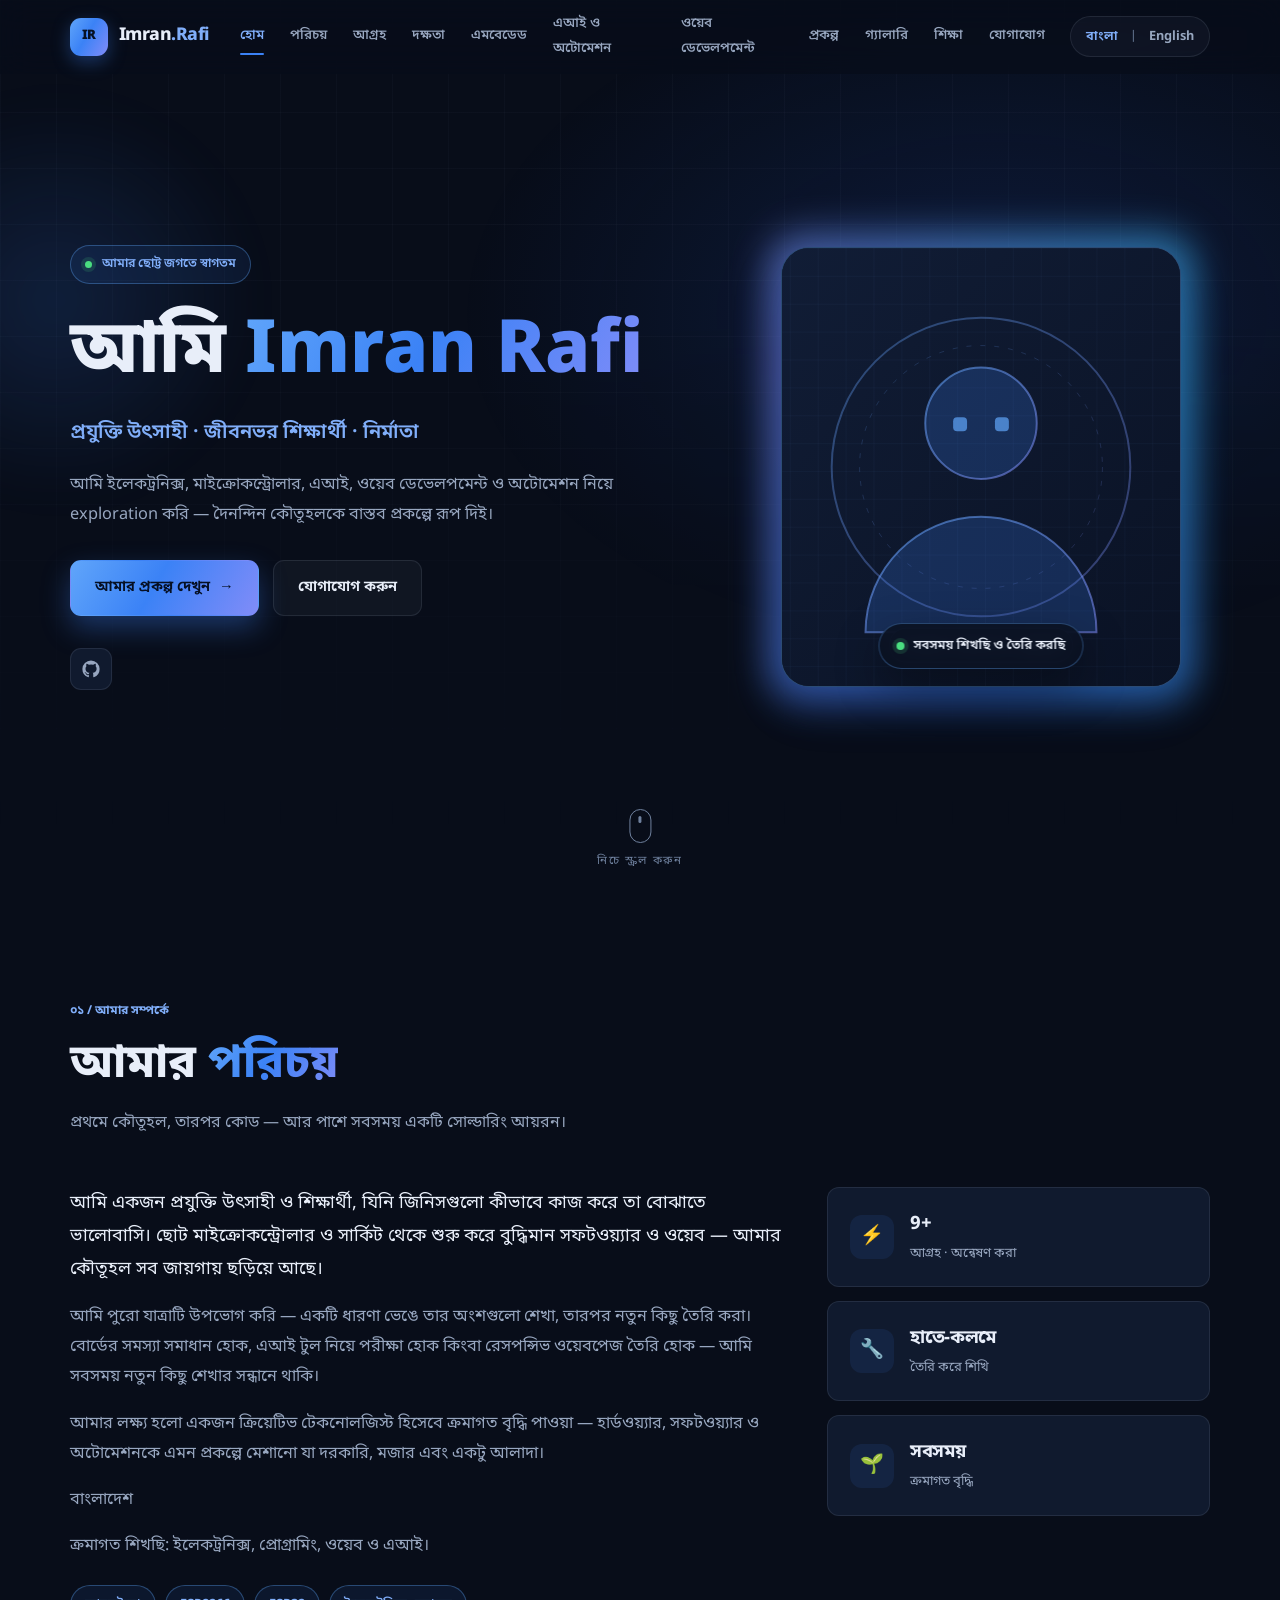
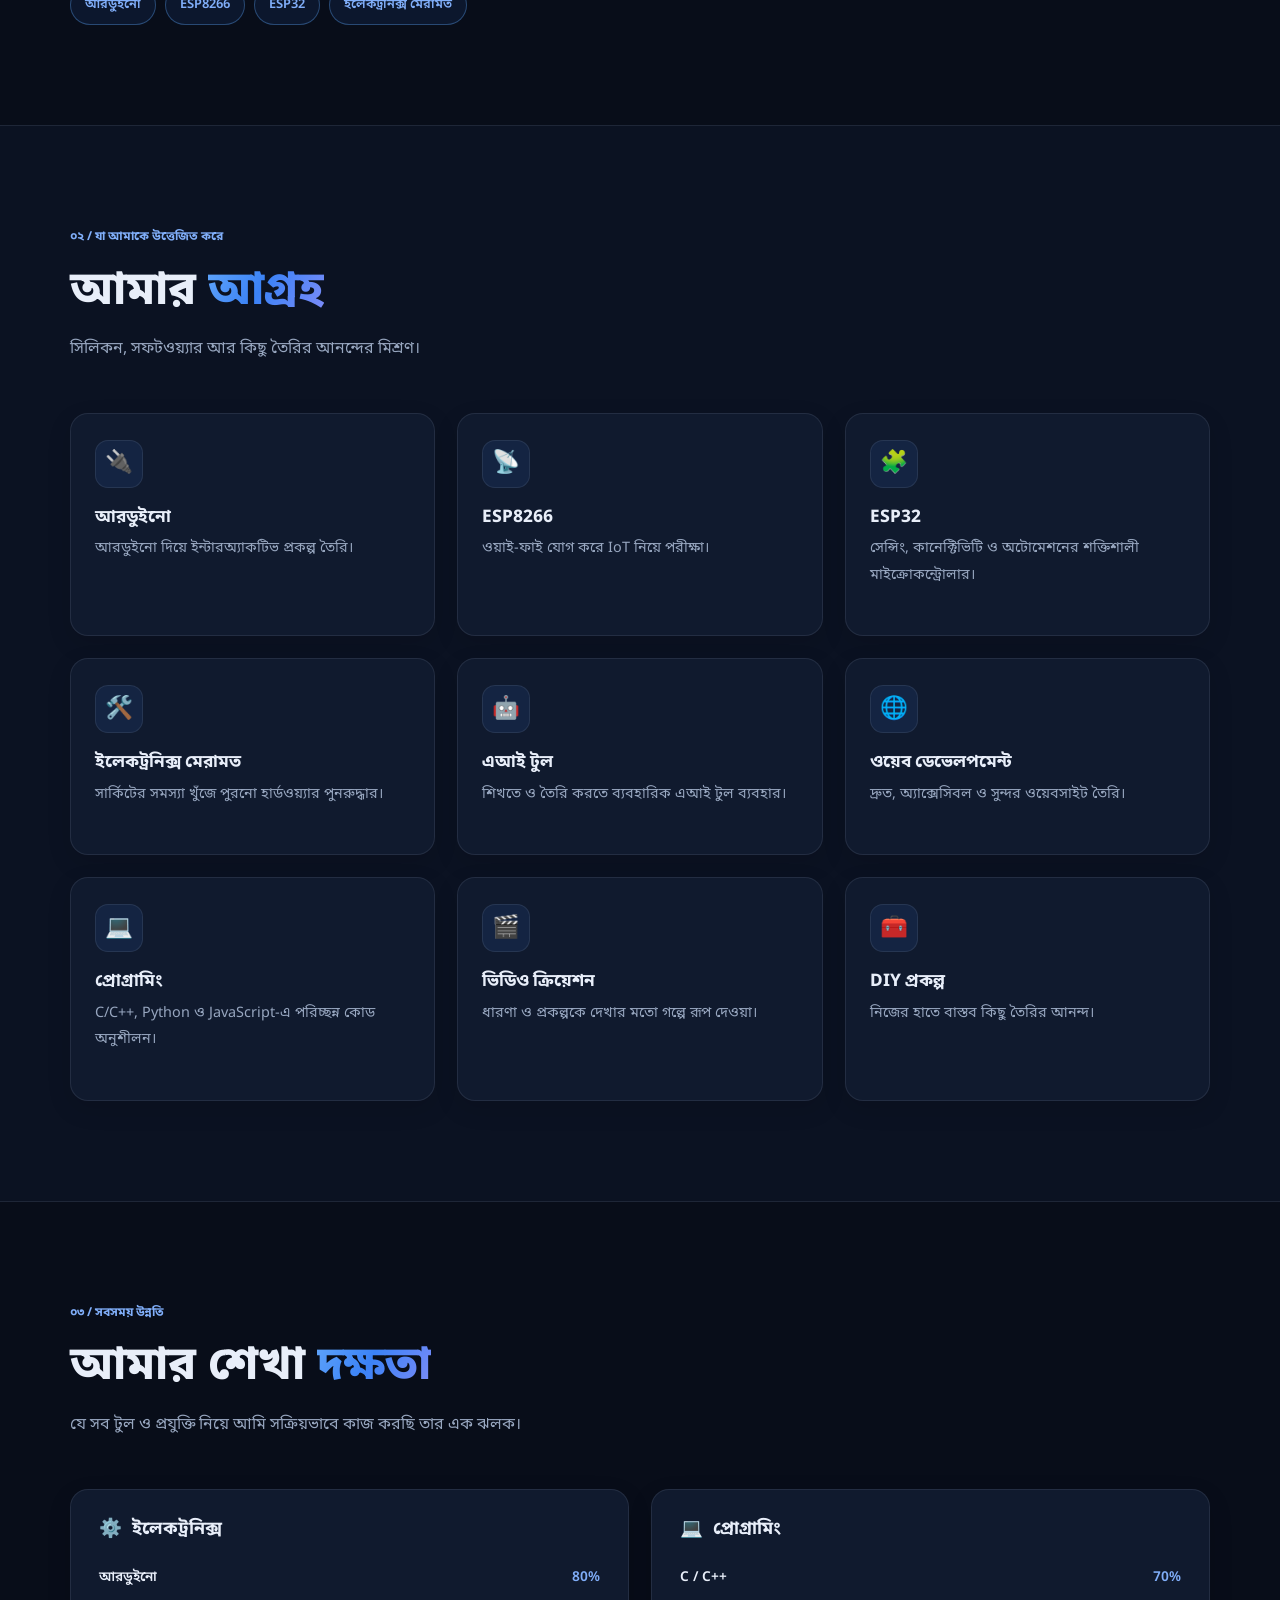
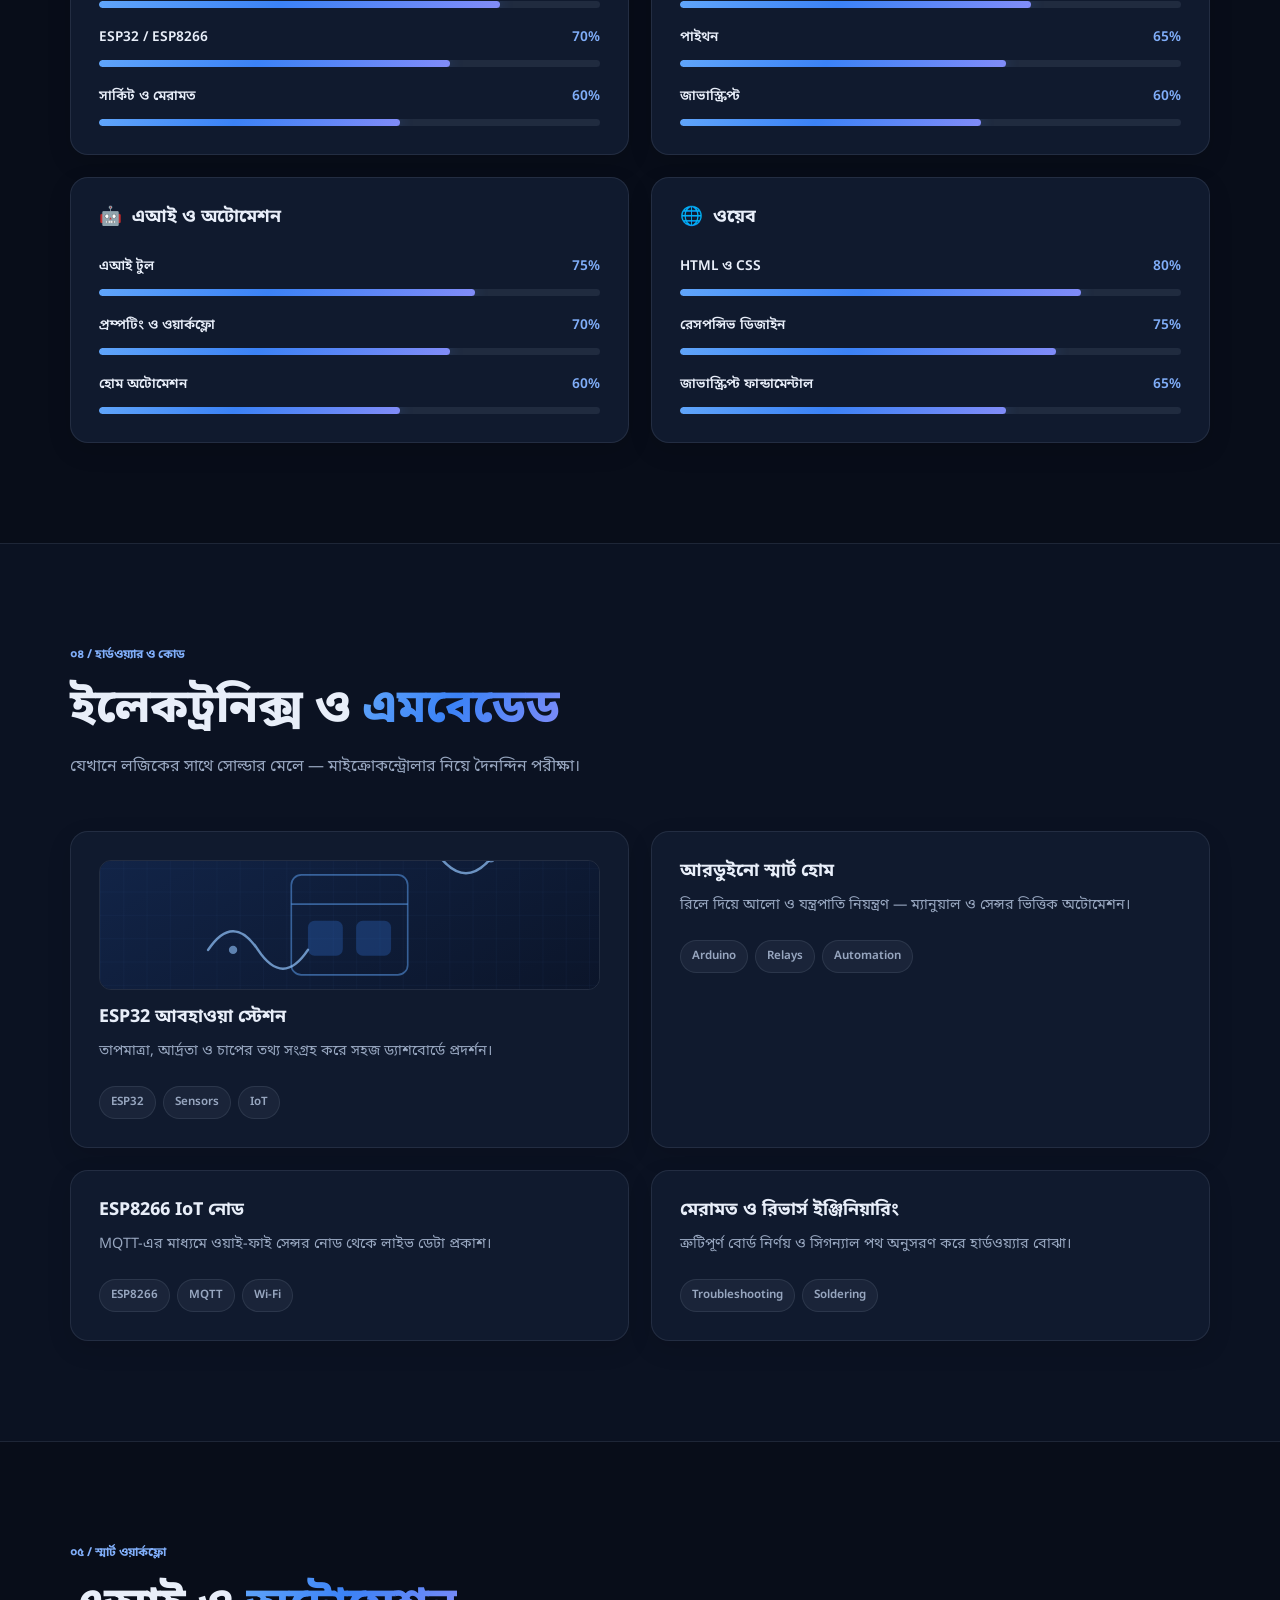
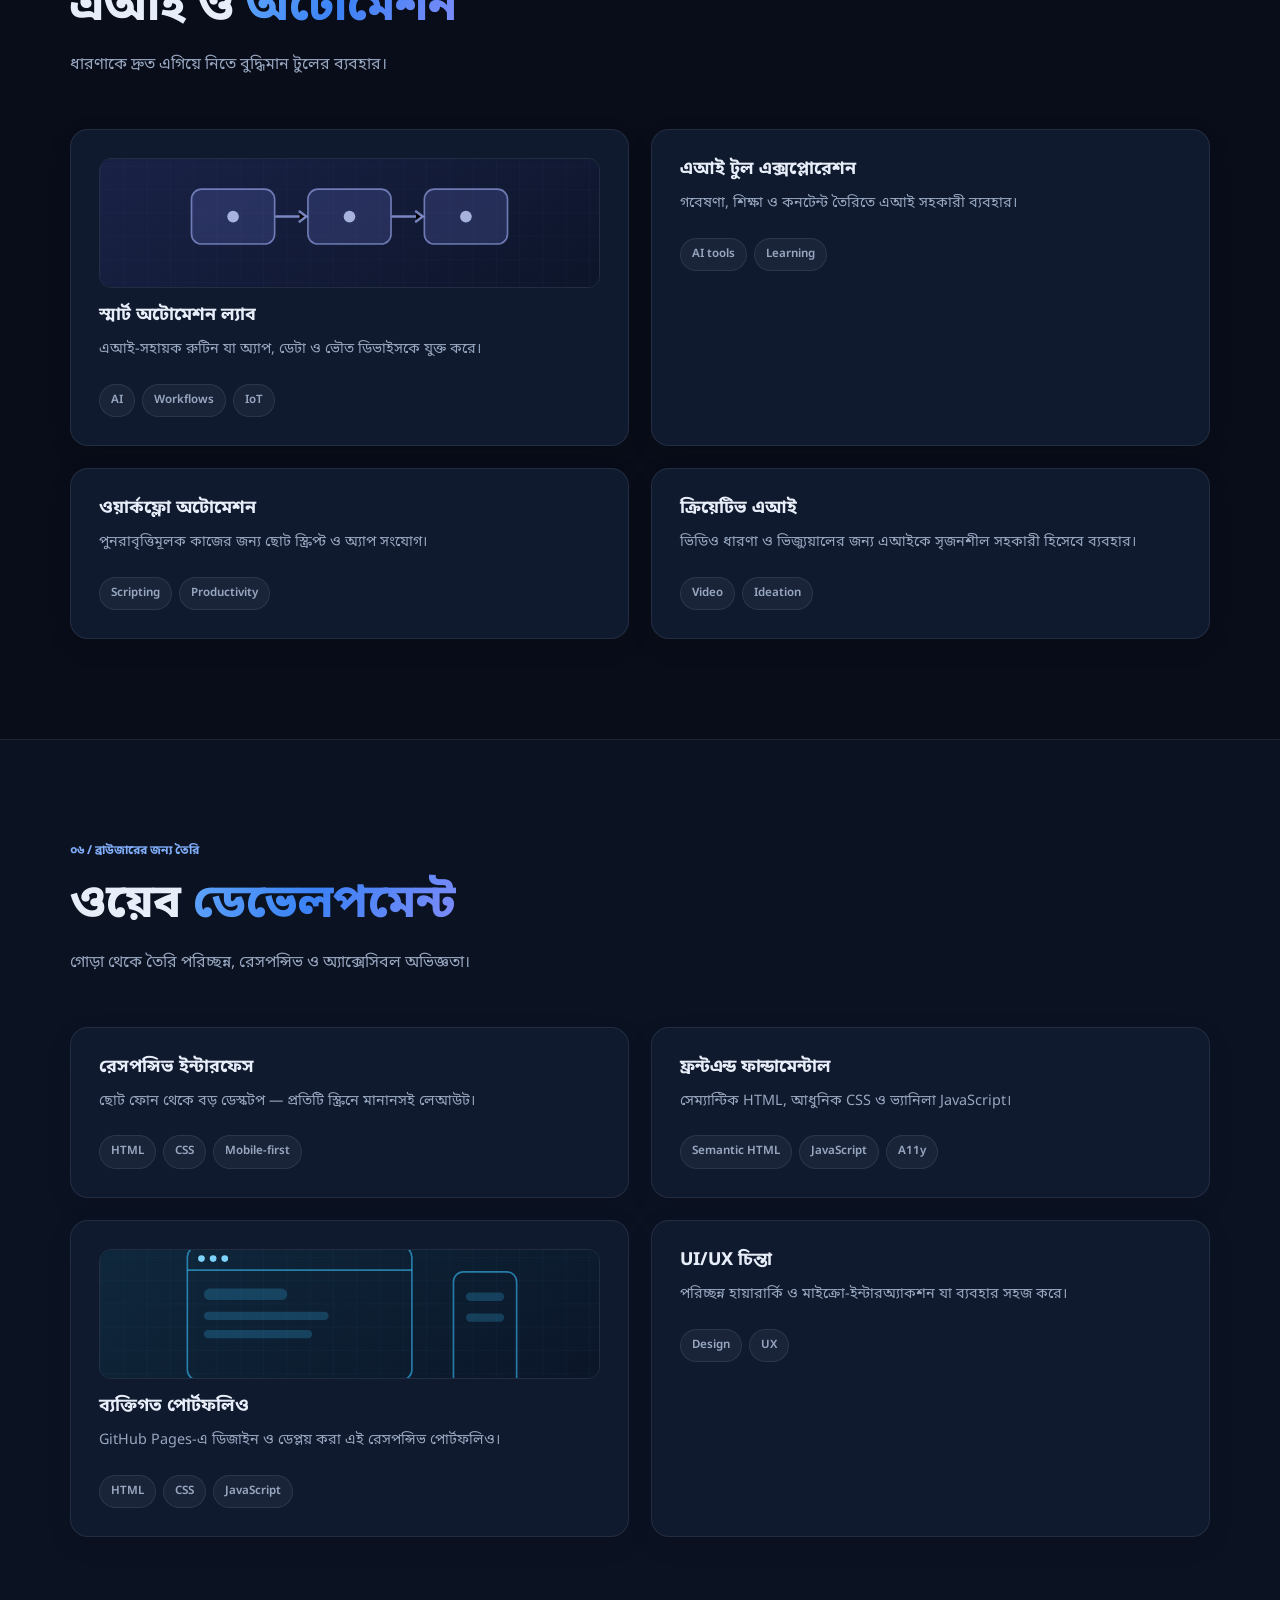
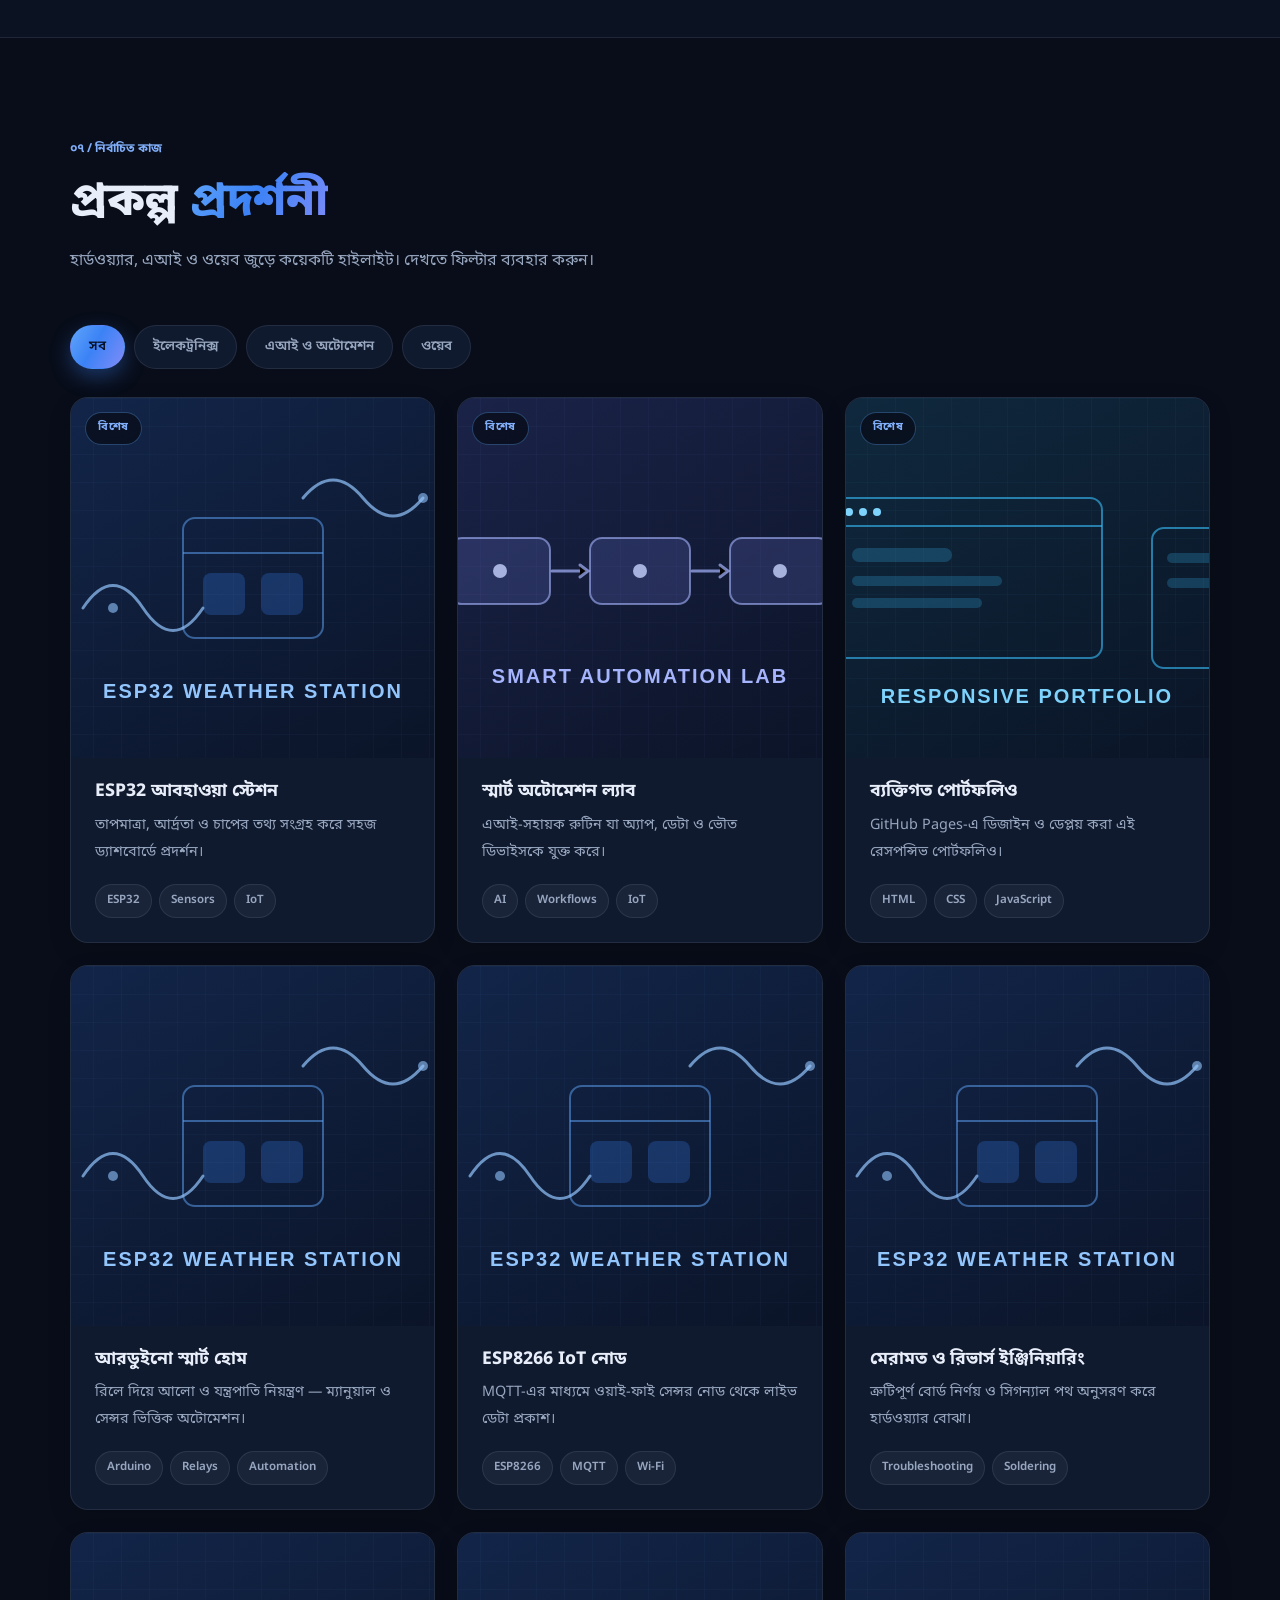
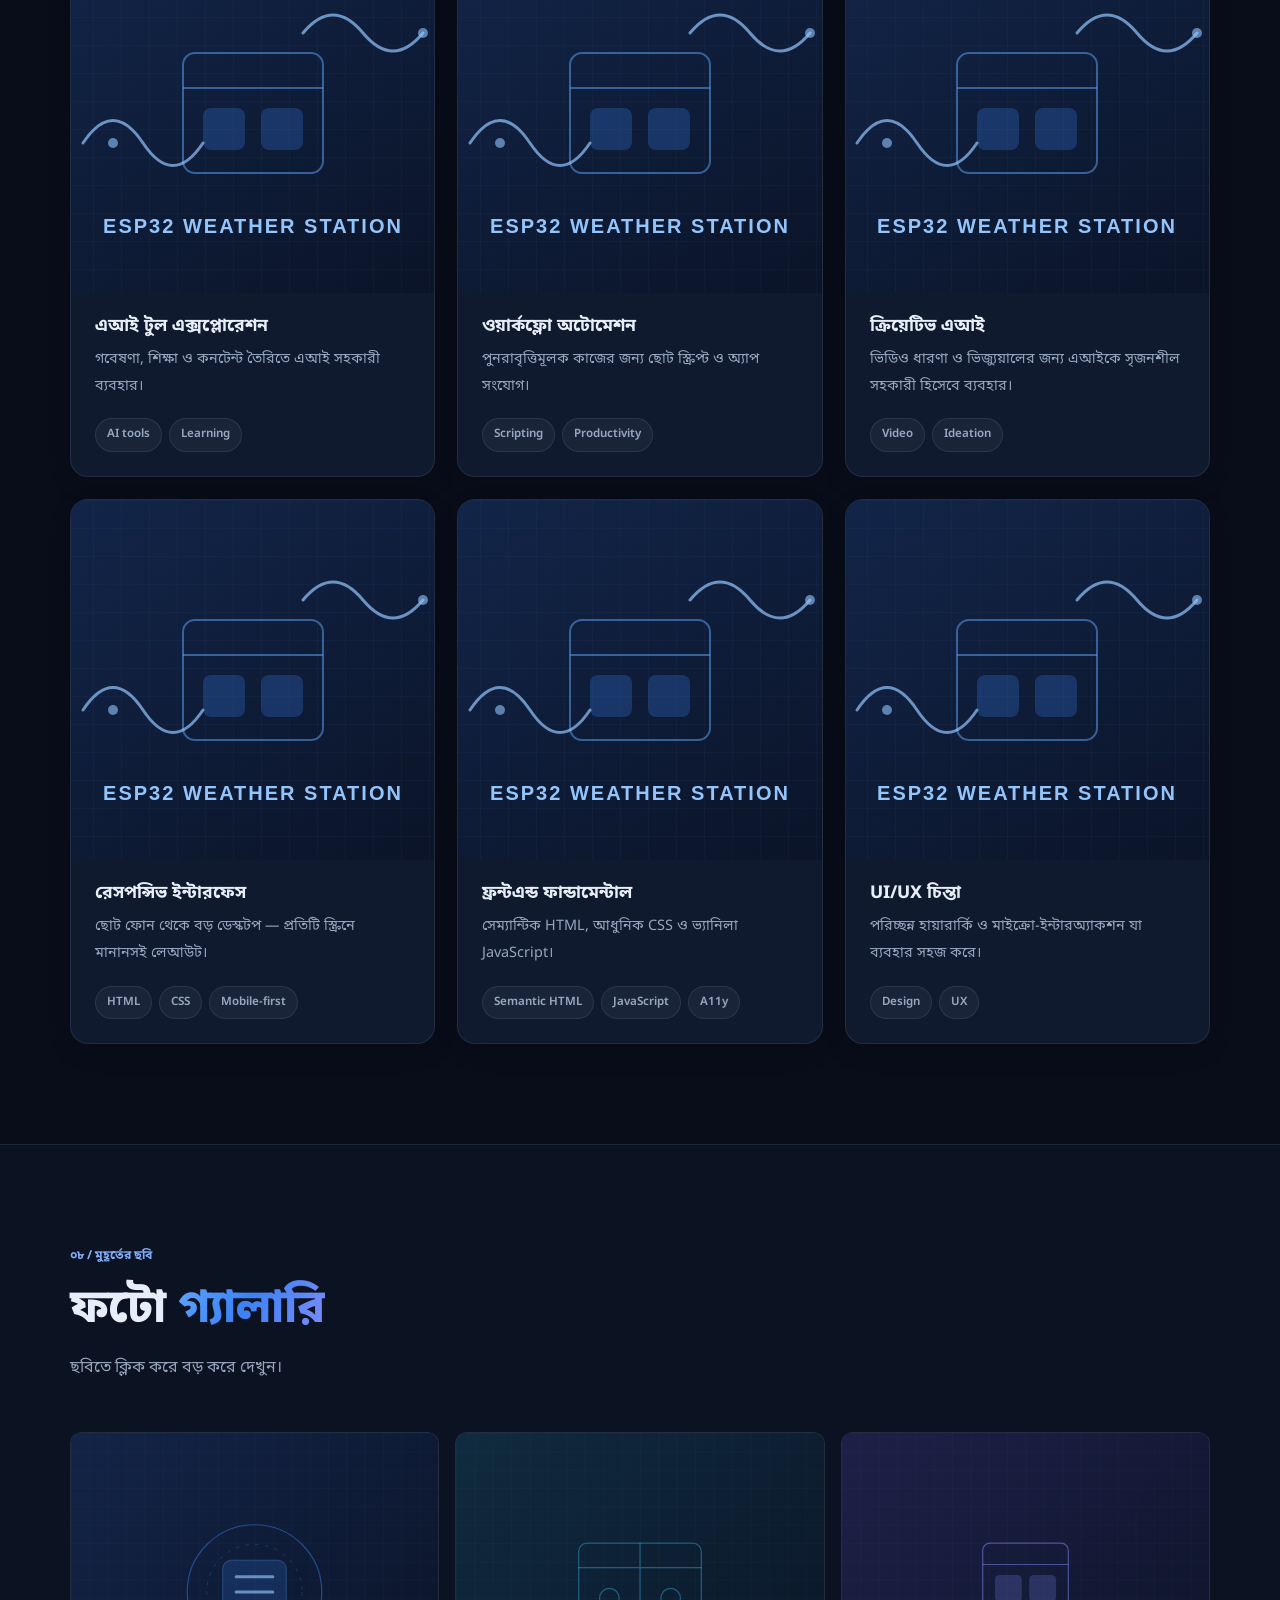
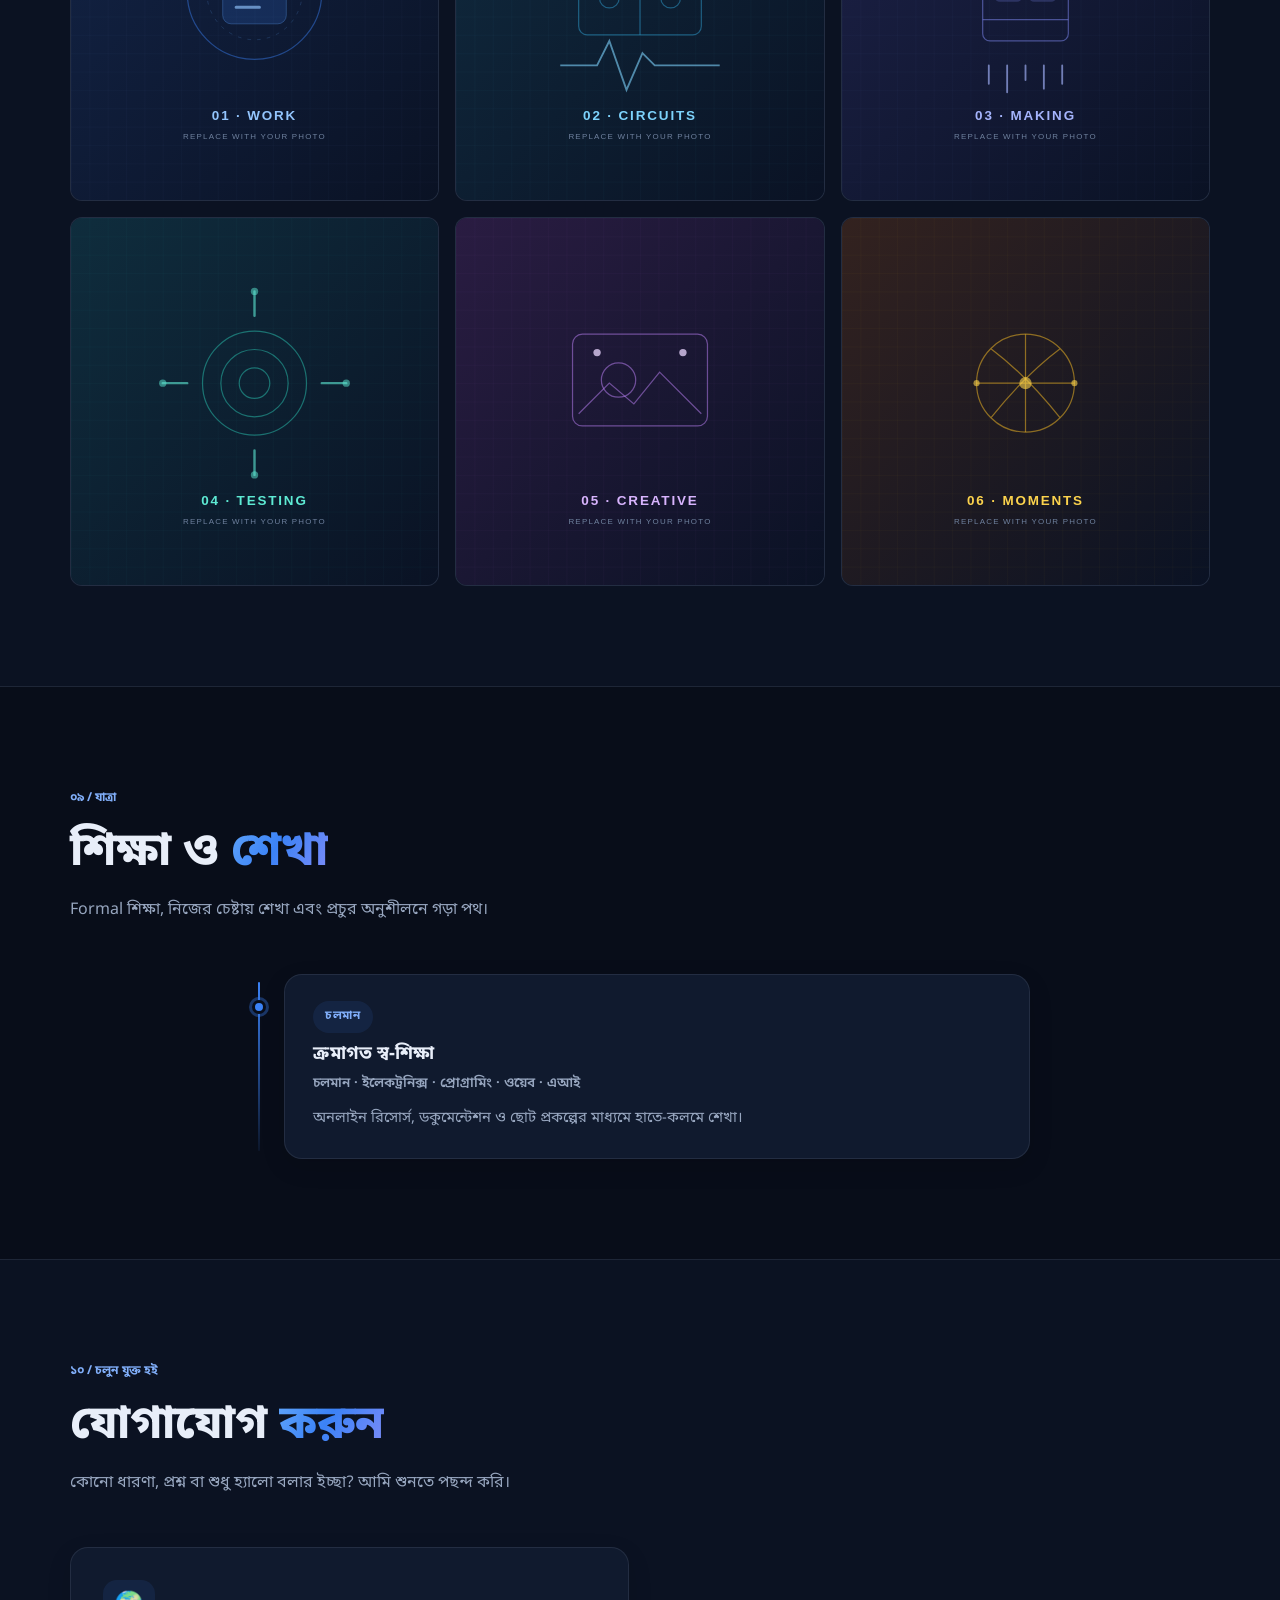
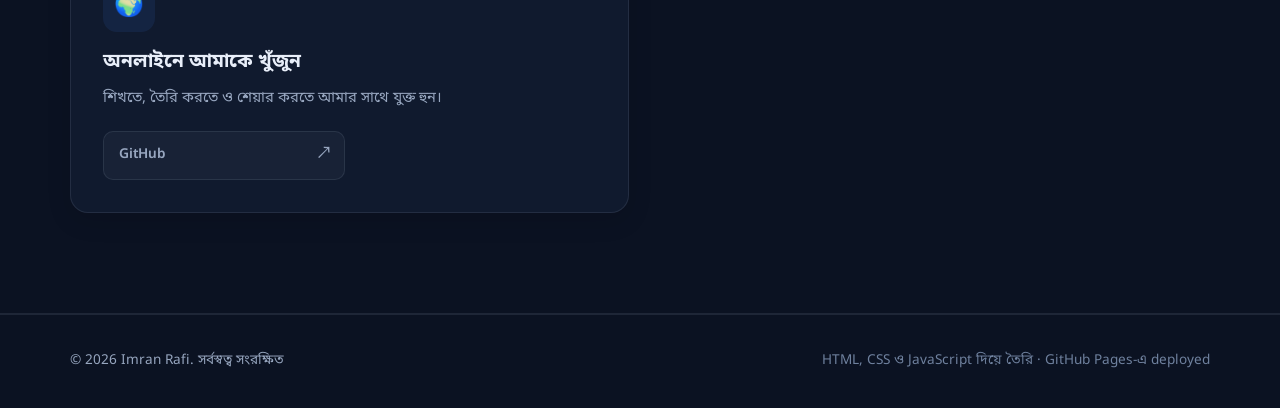
<file: index.html>
<!DOCTYPE html>
<html lang="bn" data-lang="bn">
<head>
  <meta charset="UTF-8">
  <meta name="viewport" content="width=device-width, initial-scale=1.0">
  <meta name="theme-color" content="#0a0f1e">
  <title>ইমরান রাফি — প্রযুক্তি উৎসাহী, শিক্ষার্থী ও নির্মাতা</title>
  <meta name="description" content="ইমরান রাফির ব্যক্তিগত পোর্টফলিও — ইলেকট্রনিক্স, এআই ও ওয়েব ডেভেলপমেন্ট নিয়ে বাস্তব প্রকল্প।">
  <meta name="keywords" content="ইমরান রাফি, ইলেকট্রনিক্স, আরডুইনো, ESP32, এআই, ওয়েব ডেভেলপমেন্ট, পোর্টফলিও">
  <meta name="author" content="Imran Rafi">
  <meta name="robots" content="index, follow">
  <link rel="canonical" href="https://rmd734412-web.github.io/imran-rafi/">

  <meta property="og:type" content="website">
  <meta property="og:site_name" content="Imran Rafi — Portfolio">
  <meta property="og:title" content="ইমরান রাফি — প্রযুক্তি উৎসাহী, শিক্ষার্থী ও নির্মাতা">
  <meta property="og:description" content="ইলেকট্রনিক্স, মাইক্রোকন্ট্রোলার, এআই, ওয়েব ডেভেলপমেন্ট ও অটোমেশন — কৌতূহলকে বাস্তব প্রকল্পে রূপ দেওয়া।">
  <meta property="og:url" content="https://rmd734412-web.github.io/imran-rafi/">
  <meta property="og:locale" content="bn_BD">
  <meta property="og:image" content="https://rmd734412-web.github.io/imran-rafi/assets/og-image.png">
  <meta property="og:image:width" content="1200">
  <meta property="og:image:height" content="630">
  <meta property="og:image:alt" content="Imran Rafi — technology enthusiast, learner and maker">

  <meta name="twitter:card" content="summary_large_image">
  <meta name="twitter:title" content="ইমরান রাফি — প্রযুক্তি উৎসাহী, শিক্ষার্থী ও নির্মাতা">
  <meta name="twitter:description" content="ইলেকট্রনিক্স, মাইক্রোকন্ট্রোলার, এআই, ওয়েব ডেভেলপমেন্ট ও অটোমেশন।">
  <meta name="twitter:image" content="https://rmd734412-web.github.io/imran-rafi/assets/og-image.png">

  <link rel="icon" type="image/svg+xml" href="assets/favicon.svg">
  <link rel="icon" type="image/png" sizes="64x64" href="assets/favicon.png">
  <link rel="apple-touch-icon" href="assets/favicon.png">

  <!-- Bengali font with swap so slow connections still render text immediately -->
  <link rel="preconnect" href="https://fonts.googleapis.com">
  <link rel="preconnect" href="https://fonts.gstatic.com" crossorigin>
  <link href="https://fonts.googleapis.com/css2?family=Noto+Sans+Bengali:wght@400;500;600;700;800&amp;display=swap" rel="stylesheet">

  <link rel="stylesheet" href="css/style.css">

  <script src="translations/bn.js" defer></script>
  <script src="translations/en.js" defer></script>
  <script src="js/config.js" defer></script>
  <script src="js/supabase.js" defer></script>
  <script src="js/i18n.js" defer></script>
  <script src="js/data.js" defer></script>
  <script src="js/main.js" defer></script>
</head>
<body>
  <a class="skip-link" href="#main" data-i18n="ui.skip">মূল বিষয়বস্তুতে যান</a>

  <!-- Non-blocking status / error banner -->
  <div class="status-banner" id="status-banner" role="status" hidden>
    <div class="container status-inner">
      <div><strong id="status-title"></strong><span id="status-text"></span></div>
      <button type="button" class="status-retry" id="status-retry" hidden></button>
      <button type="button" class="status-close" id="status-close" aria-label="Close">×</button>
    </div>
  </div>

  <div class="preview-badge" id="preview-badge" hidden></div>

  <!-- ===== Header / Navigation ===== -->
  <header class="site-header" id="site-header">
    <div class="container header-inner">
      <a class="brand" href="#home" aria-label="Imran Rafi — home">
        <span class="brand-mark" aria-hidden="true">IR</span>
        <span class="brand-text">Imran<span class="brand-accent">.Rafi</span></span>
      </a>

      <button class="nav-toggle" id="nav-toggle" type="button" data-i18n-aria="ui.openMenu" aria-label="মেনু খুলুন" aria-expanded="false" aria-controls="primary-nav">
        <span class="nav-toggle-bar"></span>
        <span class="nav-toggle-bar"></span>
        <span class="nav-toggle-bar"></span>
      </button>

      <nav class="primary-nav" id="primary-nav" aria-label="Main navigation">
        <a href="#home" class="nav-link active" data-i18n="nav.home">হোম</a>
        <a href="#about" class="nav-link" data-i18n="nav.about">পরিচয়</a>
        <a href="#interests" class="nav-link" data-i18n="nav.interests">আগ্রহ</a>
        <a href="#skills" class="nav-link" data-i18n="nav.skills">দক্ষতা</a>
        <a href="#embedded" class="nav-link" data-i18n="nav.embedded">এমবেডেড</a>
        <a href="#ai" class="nav-link" data-i18n="nav.ai">এআই ও অটোমেশন</a>
        <a href="#webdev" class="nav-link" data-i18n="nav.webdev">ওয়েব ডেভেলপমেন্ট</a>
        <a href="#projects" class="nav-link" data-i18n="nav.projects">প্রকল্প</a>
        <a href="#gallery" class="nav-link" data-i18n="nav.gallery">গ্যালারি</a>
        <a href="#education" class="nav-link" data-i18n="nav.education">শিক্ষা</a>
        <a href="#contact" class="nav-link" data-i18n="nav.contact">যোগাযোগ</a>

        <div class="lang-switch" role="group" aria-label="Language">
          <button type="button" class="lang-btn is-active" data-lang="bn" aria-pressed="true">বাংলা</button>
          <span class="lang-divider" aria-hidden="true">|</span>
          <button type="button" class="lang-btn" data-lang="en" aria-pressed="false">English</button>
        </div>
      </nav>
    </div>
  </header>

  <main id="main">
    <!-- ===== Hero ===== -->
    <section class="hero" id="home" aria-labelledby="hero-title">
      <div class="hero-glow" aria-hidden="true"></div>
      <div class="container hero-grid">
        <div class="hero-copy reveal">
          <p class="eyebrow"><span class="eyebrow-dot" aria-hidden="true"></span><span data-i18n="sections.hero.eyebrow">আমার ছোট্ট জগতে স্বাগতম</span></p>
          <h1 id="hero-title"><span data-i18n="sections.hero.greeting">আমি</span> <span class="gradient-text" id="hero-name">Imran Rafi</span></h1>
          <p class="hero-role" id="hero-role"></p>
          <p class="hero-desc" id="hero-desc"></p>
          <div class="hero-actions">
            <a class="btn btn-primary" href="#projects"><span id="hero-primary">আমার প্রকল্প দেখুন</span> <span aria-hidden="true">→</span></a>
            <a class="btn btn-ghost" href="#contact" id="hero-secondary">যোগাযোগ করুন</a>
          </div>
          <div class="hero-socials" id="hero-socials" aria-label="Social links"></div>
        </div>

        <div class="hero-visual reveal reveal-delay-1">
          <div class="hero-photo-frame">
            <div class="hero-photo-ring" aria-hidden="true"></div>
            <img src="assets/profile.svg" alt="Profile photo of Imran Rafi" width="440" height="440" class="hero-photo" id="hero-photo">
            <div class="photo-badge">
              <span class="badge-pulse" aria-hidden="true"></span>
              <span id="hero-badge">সবসময় শিখছি ও তৈরি করছি</span>
            </div>
          </div>
        </div>
      </div>
      <a class="scroll-hint" href="#about" data-i18n-aria="ui.scroll" aria-label="নিচে স্ক্রল করুন">
        <span class="scroll-mouse" aria-hidden="true"><span></span></span>
        <span class="scroll-hint-text" data-i18n="ui.scroll">নিচে স্ক্রল করুন</span>
      </a>
    </section>

    <!-- ===== About ===== -->
    <section class="section" id="about" aria-labelledby="about-title">
      <div class="container">
        <div class="section-heading reveal">
          <span class="section-kicker" data-i18n="sections.about.kicker">০১ / আমার সম্পর্কে</span>
          <h2 id="about-title"><span data-i18n="sections.about.before">আমার</span> <span class="gradient-text" data-i18n="sections.about.accent">পরিচয়</span></h2>
          <p class="section-subtitle" data-i18n="sections.about.subtitle"></p>
        </div>
        <div class="about-grid">
          <div class="about-text reveal">
            <p id="about-p1"></p>
            <p id="about-p2"></p>
            <p id="about-p3"></p>
            <p id="about-location" hidden></p>
            <p id="about-goal" hidden></p>
            <div class="about-chips" id="about-chips" aria-label="What I enjoy"></div>
          </div>
          <div class="about-cards reveal reveal-delay-1" id="about-stats"></div>
        </div>
      </div>
    </section>

    <!-- ===== Interests ===== -->
    <section class="section section-alt" id="interests" aria-labelledby="interests-title">
      <div class="container">
        <div class="section-heading reveal">
          <span class="section-kicker" data-i18n="sections.interests.kicker"></span>
          <h2 id="interests-title"><span data-i18n="sections.interests.before"></span> <span class="gradient-text" data-i18n="sections.interests.accent"></span></h2>
          <p class="section-subtitle" data-i18n="sections.interests.subtitle"></p>
        </div>
        <div class="grid grid-3" id="interests-grid"></div>
      </div>
    </section>

    <!-- ===== Skills ===== -->
    <section class="section" id="skills" aria-labelledby="skills-title">
      <div class="container">
        <div class="section-heading reveal">
          <span class="section-kicker" data-i18n="sections.skills.kicker"></span>
          <h2 id="skills-title"><span data-i18n="sections.skills.before"></span> <span class="gradient-text" data-i18n="sections.skills.accent"></span></h2>
          <p class="section-subtitle" data-i18n="sections.skills.subtitle"></p>
        </div>
        <div class="grid grid-2" id="skills-grid"></div>
      </div>
    </section>

    <!-- ===== Electronics & Embedded ===== -->
    <section class="section section-alt" id="embedded" aria-labelledby="embedded-title">
      <div class="container">
        <div class="section-heading reveal">
          <span class="section-kicker" data-i18n="sections.embedded.kicker"></span>
          <h2 id="embedded-title"><span data-i18n="sections.embedded.before"></span> <span class="gradient-text" data-i18n="sections.embedded.accent"></span></h2>
          <p class="section-subtitle" data-i18n="sections.embedded.subtitle"></p>
        </div>
        <div class="grid grid-2" id="embedded-grid"></div>
      </div>
    </section>

    <!-- ===== AI & Automation ===== -->
    <section class="section" id="ai" aria-labelledby="ai-title">
      <div class="container">
        <div class="section-heading reveal">
          <span class="section-kicker" data-i18n="sections.ai.kicker"></span>
          <h2 id="ai-title"><span data-i18n="sections.ai.before"></span> <span class="gradient-text" data-i18n="sections.ai.accent"></span></h2>
          <p class="section-subtitle" data-i18n="sections.ai.subtitle"></p>
        </div>
        <div class="grid grid-2" id="ai-grid"></div>
      </div>
    </section>

    <!-- ===== Web Development ===== -->
    <section class="section section-alt" id="webdev" aria-labelledby="webdev-title">
      <div class="container">
        <div class="section-heading reveal">
          <span class="section-kicker" data-i18n="sections.webdev.kicker"></span>
          <h2 id="webdev-title"><span data-i18n="sections.webdev.before"></span> <span class="gradient-text" data-i18n="sections.webdev.accent"></span></h2>
          <p class="section-subtitle" data-i18n="sections.webdev.subtitle"></p>
        </div>
        <div class="grid grid-2" id="webdev-grid"></div>
      </div>
    </section>

    <!-- ===== Project Showcase ===== -->
    <section class="section" id="projects" aria-labelledby="projects-title">
      <div class="container">
        <div class="section-heading reveal">
          <span class="section-kicker" data-i18n="sections.projects.kicker"></span>
          <h2 id="projects-title"><span data-i18n="sections.projects.before"></span> <span class="gradient-text" data-i18n="sections.projects.accent"></span></h2>
          <p class="section-subtitle" data-i18n="sections.projects.subtitle"></p>
        </div>
        <div class="filter-bar reveal" role="group" data-i18n-aria="ui.filterLabel" aria-label="Filter projects" id="filter-bar">
          <button class="filter-btn is-active" type="button" data-filter="all" aria-pressed="true"><span data-i18n="ui.all">সব</span></button>
          <button class="filter-btn" type="button" data-filter="electronics" aria-pressed="false"><span data-i18n="categories.electronics">ইলেকট্রনিক্স</span></button>
          <button class="filter-btn" type="button" data-filter="ai" aria-pressed="false"><span data-i18n="categories.ai">এআই ও অটোমেশন</span></button>
          <button class="filter-btn" type="button" data-filter="web" aria-pressed="false"><span data-i18n="categories.web">ওয়েব</span></button>
        </div>
        <div class="grid grid-3 project-grid" id="project-grid"></div>
      </div>
    </section>

    <!-- ===== Photo Gallery ===== -->
    <section class="section section-alt" id="gallery" aria-labelledby="gallery-title">
      <div class="container">
        <div class="section-heading reveal">
          <span class="section-kicker" data-i18n="sections.gallery.kicker"></span>
          <h2 id="gallery-title"><span data-i18n="sections.gallery.before"></span> <span class="gradient-text" data-i18n="sections.gallery.accent"></span></h2>
          <p class="section-subtitle" data-i18n="sections.gallery.subtitle"></p>
        </div>
        <div class="gallery-grid" id="gallery-grid"></div>
      </div>
    </section>

    <!-- ===== Education ===== -->
    <section class="section" id="education" aria-labelledby="education-title">
      <div class="container">
        <div class="section-heading reveal">
          <span class="section-kicker" data-i18n="sections.education.kicker"></span>
          <h2 id="education-title"><span data-i18n="sections.education.before"></span> <span class="gradient-text" data-i18n="sections.education.accent"></span></h2>
          <p class="section-subtitle" data-i18n="sections.education.subtitle"></p>
        </div>
        <div class="timeline" id="education-timeline"></div>
      </div>
    </section>

    <!-- ===== Contact ===== -->
    <section class="section section-alt contact" id="contact" aria-labelledby="contact-title">
      <div class="container">
        <div class="section-heading reveal">
          <span class="section-kicker" data-i18n="sections.contact.kicker"></span>
          <h2 id="contact-title"><span data-i18n="sections.contact.before"></span> <span class="gradient-text" data-i18n="sections.contact.accent"></span></h2>
          <p class="section-subtitle" data-i18n="sections.contact.subtitle"></p>
        </div>
        <div class="contact-grid">
          <div class="contact-card reveal" id="email-card">
            <div class="contact-icon" aria-hidden="true">✉️</div>
            <h3 id="contact-email-title"></h3>
            <p id="contact-email-desc"></p>
            <a class="contact-link" id="contact-email" href="#" hidden></a>
          </div>
          <div class="contact-card reveal">
            <div class="contact-icon" aria-hidden="true">🌍</div>
            <h3 id="contact-social-title"></h3>
            <p id="contact-social-desc"></p>
            <div class="social-grid" id="contact-socials"></div>
          </div>
        </div>
      </div>
    </section>
  </main>

  <footer class="site-footer">
    <div class="container footer-inner">
      <p>© <span id="year">2026</span> <span id="footer-copyright">Imran Rafi</span>. <span data-i18n="sections.footer.rights">সর্বস্বত্ব সংরক্ষিত</span></p>
      <p class="footer-note" id="footer-note"></p>
    </div>
  </footer>

  <button class="back-to-top" id="back-to-top" type="button" data-i18n-aria="ui.backToTop" aria-label="উপরে যান" data-i18n-title="ui.backToTop" title="উপরে যান">↑</button>

  <div class="toast" id="toast" role="status" aria-live="polite" hidden></div>

  <div class="lightbox" id="lightbox" role="dialog" aria-modal="true" aria-label="Image viewer" hidden>
    <button class="lightbox-close" id="lightbox-close" type="button" data-i18n-aria="ui.close" aria-label="বন্ধ করুন">×</button>
    <figure class="lightbox-figure">
      <img id="lightbox-img" src="assets/gallery-1.svg" alt="">
      <figcaption id="lightbox-caption"></figcaption>
    </figure>
  </div>
</body>
</html>
</file>
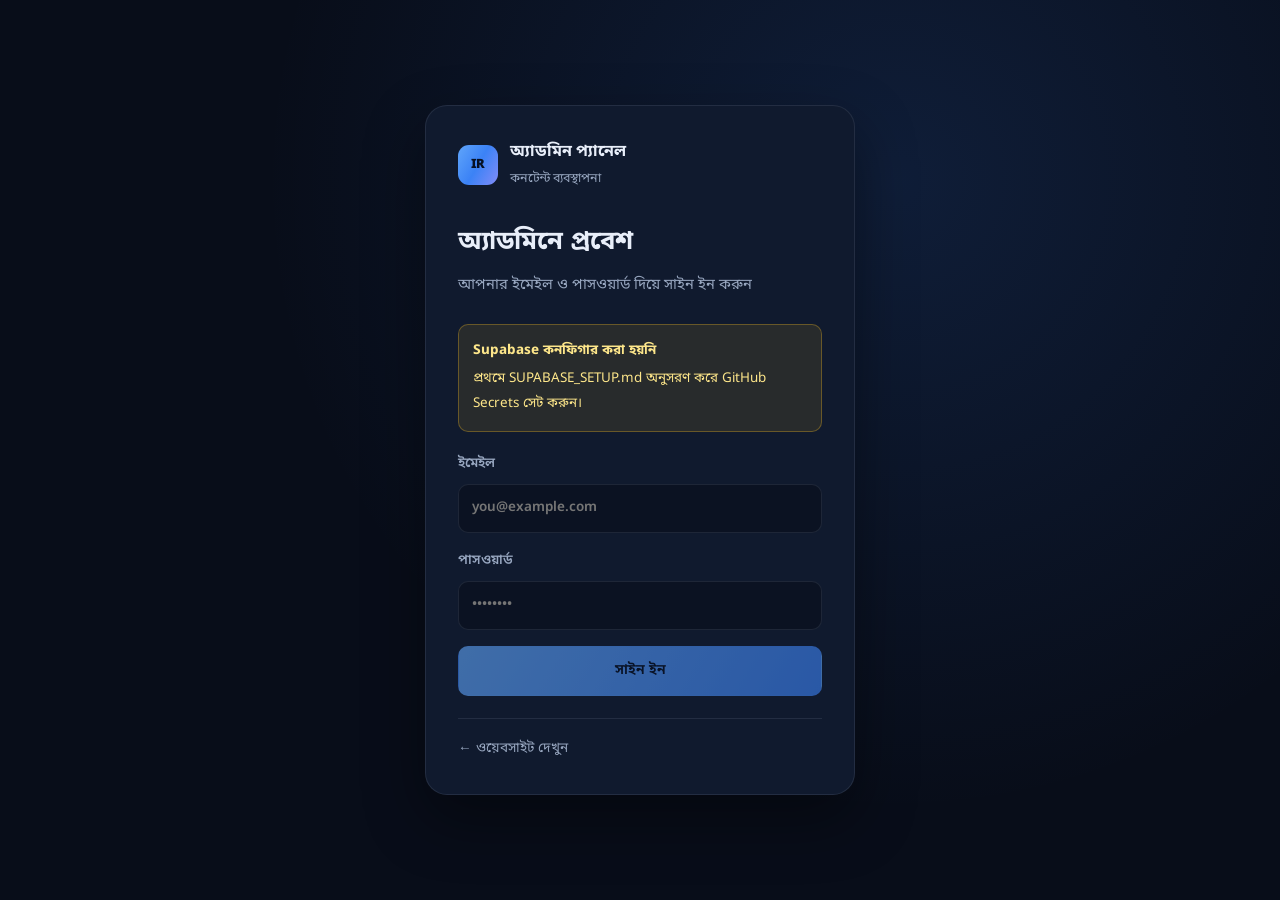
<file: admin.html>
<!DOCTYPE html>
<html lang="bn" data-lang="bn">
<head>
  <meta charset="UTF-8">
  <meta name="viewport" content="width=device-width, initial-scale=1.0">
  <meta name="theme-color" content="#0a0f1e">
  <meta name="robots" content="noindex, nofollow">
  <title>Admin — Imran Rafi</title>
  <link rel="icon" type="image/svg+xml" href="assets/favicon.svg">
  <link rel="icon" type="image/png" sizes="64x64" href="assets/favicon.png">
  <link rel="preconnect" href="https://fonts.googleapis.com">
  <link rel="preconnect" href="https://fonts.gstatic.com" crossorigin>
  <link href="https://fonts.googleapis.com/css2?family=Noto+Sans+Bengali:wght@400;500;600;700;800&amp;display=swap" rel="stylesheet">
  <link rel="stylesheet" href="css/admin.css">
  <script src="translations/bn.js" defer></script>
  <script src="translations/en.js" defer></script>
  <script src="js/config.js" defer></script>
  <script src="js/supabase.js" defer></script>
  <script src="js/i18n.js" defer></script>
  <script src="js/admin.js" defer></script>
</head>
<body class="admin-body">
  <!-- ===== Login ===== -->
  <section class="login-wrap" id="login-view">
    <div class="login-card">
      <div class="login-brand">
        <span class="brand-mark" aria-hidden="true">IR</span>
        <div><strong data-i18n="admin.brand">অ্যাডমিন প্যানেল</strong><small data-i18n="admin.tagline">কনটেন্ট ব্যবস্থাপনা</small></div>
      </div>
      <h1 data-i18n="admin.loginTitle">অ্যাডমিনে প্রবেশ</h1>
      <p class="muted" data-i18n="admin.loginSub">ইমেইল ও পাসওয়ার্ড দিয়ে সাইন ইন করুন।</p>

      <div class="notice" id="config-notice" hidden>
        <strong data-i18n="admin.noConfig">Supabase কনফিগার করা হয়নি</strong>
        <p data-i18n="admin.noConfigText">প্রথমে GitHub Secrets সেট করুন।</p>
      </div>

      <form id="login-form" novalidate>
        <label><span data-i18n="admin.email">ইমেইল</span><input type="email" id="login-email" autocomplete="username" required placeholder="you@example.com"></label>
        <label><span data-i18n="admin.password">পাসওয়ার্ড</span><input type="password" id="login-password" autocomplete="current-password" required placeholder="••••••••"></label>
        <p class="form-error" id="login-error" role="alert" hidden></p>
        <button type="submit" class="btn-primary block" id="login-submit"><span data-i18n="admin.signIn">সাইন ইন</span></button>
      </form>
      <div class="login-foot"><a href="index.html">← <span data-i18n="admin.viewSite">ওয়েবসাইট দেখুন</span></a></div>
    </div>
  </section>

  <!-- ===== Admin app ===== -->
  <div class="admin-app" id="app-view" hidden>
    <aside class="sidebar" id="sidebar">
      <div class="sidebar-head">
        <span class="brand-mark" aria-hidden="true">IR</span>
        <div><strong data-i18n="admin.brand">অ্যাডমিন প্যানেল</strong><small>imran-rafi</small></div>
      </div>
      <nav class="side-nav" id="side-nav" aria-label="Admin navigation">
        <button type="button" class="side-link is-active" data-view="dashboard"><span aria-hidden="true">▦</span><span data-i18n="admin.dashboard">ড্যাশবোর্ড</span></button>
        <button type="button" class="side-link" data-view="profile"><span aria-hidden="true">👤</span><span data-i18n="admin.profile">প্রোফাইল</span></button>
        <button type="button" class="side-link" data-view="projects"><span aria-hidden="true">🧩</span><span data-i18n="admin.projects">প্রকল্প</span></button>
        <button type="button" class="side-link" data-view="gallery"><span aria-hidden="true">🖼️</span><span data-i18n="admin.gallery">গ্যালারি</span></button>
        <button type="button" class="side-link" data-view="skills"><span aria-hidden="true">📈</span><span data-i18n="admin.skills">দক্ষতা</span></button>
        <button type="button" class="side-link" data-view="education"><span aria-hidden="true">🎓</span><span data-i18n="admin.education">শিক্ষা</span></button>
        <button type="button" class="side-link" data-view="interests"><span aria-hidden="true">✨</span><span data-i18n="admin.interests">আগ্রহ</span></button>
        <button type="button" class="side-link" data-view="social_links"><span aria-hidden="true">🔗</span><span data-i18n="admin.socials">সোশ্যাল লিংক</span></button>
        <button type="button" class="side-link" data-view="site_settings"><span aria-hidden="true">⚙️</span><span data-i18n="admin.settings">সাইট সেটিংস</span></button>
        <button type="button" class="side-link" data-view="backup"><span aria-hidden="true">💾</span><span data-i18n="admin.backup">ব্যাকআপ</span></button>
      </nav>
      <div class="side-foot">
        <a class="side-link" href="index.html" target="_blank" rel="noopener noreferrer"><span aria-hidden="true">↗</span><span data-i18n="admin.viewSite">ওয়েবসাইট দেখুন</span></a>
        <button type="button" class="side-link" id="logout-btn"><span aria-hidden="true">⇥</span><span data-i18n="admin.logout">লগ আউট</span></button>
      </div>
    </aside>

    <div class="admin-main-wrap">
      <header class="admin-topbar">
        <button type="button" class="menu-btn" id="admin-menu" aria-label="Menu" aria-expanded="false">☰</button>
        <div class="topbar-title" id="topbar-title">ড্যাশবোর্ড</div>
        <div class="topbar-actions">
          <div class="lang-switch" role="group" aria-label="Language">
            <button type="button" class="lang-btn is-active" data-lang="bn">বাংলা</button>
            <span class="lang-divider" aria-hidden="true">|</span>
            <button type="button" class="lang-btn" data-lang="en">English</button>
          </div>
          <span class="user-email" id="user-email"></span>
        </div>
      </header>
      <main class="admin-content" id="admin-content"></main>
    </div>
  </div>

  <div class="admin-toast" id="admin-toast" role="status" aria-live="polite" hidden></div>
  <div class="modal-root" id="modal-root" hidden></div>
  <div class="sidebar-backdrop" id="sidebar-backdrop" hidden></div>
</body>
</html>
</file>
<file: css/style.css>
/* ============================================================
   Imran Rafi — Portfolio Stylesheet
   Dark premium theme with blue accents. No dependencies.
   ============================================================ */

/* ---------- Design tokens ---------- */
:root {
  --bg: #080d19;
  --bg-alt: #0b1222;
  --surface: #101a2e;
  --surface-2: #142039;
  --border: rgba(148, 163, 184, 0.14);
  --border-strong: rgba(96, 165, 250, 0.35);
  --text: #e8eef9;
  --muted: #97a6bf;
  --muted-2: #6f819e;
  --accent: #3b82f6;
  --accent-light: #60a5fa;
  --accent-glow: rgba(59, 130, 246, 0.35);
  --gradient: linear-gradient(120deg, #60a5fa 0%, #3b82f6 45%, #818cf8 100%);
  --radius: 18px;
  --radius-sm: 12px;
  --shadow: 0 18px 45px rgba(0, 0, 0, 0.35);
  --shadow-glow: 0 18px 50px rgba(37, 99, 235, 0.18);
  --container: 1140px;
  --header-h: 74px;
  --ease: cubic-bezier(0.22, 1, 0.36, 1);
  --font: "Inter", "SF Pro Display", -apple-system, BlinkMacSystemFont, "Segoe UI", Roboto, "Helvetica Neue", Arial, sans-serif;
}

/* ---------- Reset & base ---------- */
*, *::before, *::after { box-sizing: border-box; }

html {
  scroll-behavior: smooth;
  scroll-padding-top: calc(var(--header-h) + 18px);
  -webkit-text-size-adjust: 100%;
}

body {
  margin: 0;
  font-family: var(--font);
  color: var(--text);
  background: var(--bg);
  line-height: 1.65;
  -webkit-font-smoothing: antialiased;
  -moz-osx-font-smoothing: grayscale;
  overflow-x: hidden;
}

body.nav-open, body.lightbox-open { overflow: hidden; }

img, svg { max-width: 100%; display: block; }
a { color: inherit; text-decoration: none; }
button { font: inherit; cursor: pointer; }
h1, h2, h3 { line-height: 1.2; margin: 0 0 0.5em; letter-spacing: -0.02em; }
p { margin: 0 0 1rem; }
::selection { background: var(--accent); color: #fff; }

:focus-visible {
  outline: 2px solid var(--accent-light);
  outline-offset: 3px;
  border-radius: 6px;
}

.skip-link {
  position: fixed;
  left: 12px;
  top: -100px;
  z-index: 300;
  background: var(--accent);
  color: #fff;
  padding: 10px 18px;
  border-radius: 8px;
  transition: top 0.2s var(--ease);
}
.skip-link:focus { top: 12px; }

.container {
  width: min(100% - 40px, var(--container));
  margin-inline: auto;
}

.gradient-text {
  background: var(--gradient);
  -webkit-background-clip: text;
  background-clip: text;
  color: transparent;
}

/* ---------- Header ---------- */
.site-header {
  position: fixed;
  inset: 0 0 auto 0;
  height: var(--header-h);
  z-index: 100;
  display: flex;
  align-items: center;
  background: rgba(8, 13, 25, 0.72);
  backdrop-filter: blur(16px);
  -webkit-backdrop-filter: blur(16px);
  border-bottom: 1px solid transparent;
  transition: background 0.3s, border-color 0.3s, height 0.3s var(--ease);
}
.site-header.scrolled {
  height: 64px;
  background: rgba(8, 13, 25, 0.94);
  border-bottom-color: var(--border);
  box-shadow: 0 10px 30px rgba(0, 0, 0, 0.25);
}
.header-inner { display: flex; align-items: center; justify-content: space-between; gap: 20px; }

.brand { display: inline-flex; align-items: center; gap: 11px; font-weight: 750; font-size: 1.1rem; letter-spacing: -0.03em; flex-shrink: 0; }
.brand-mark {
  display: grid;
  place-items: center;
  width: 38px;
  height: 38px;
  border-radius: 11px;
  background: var(--gradient);
  color: #061024;
  font-size: 0.82rem;
  font-weight: 900;
  letter-spacing: -0.04em;
  box-shadow: 0 6px 18px var(--accent-glow);
}
.brand-accent { color: var(--accent-light); }

.primary-nav { display: flex; align-items: center; gap: 4px; }
.nav-link {
  position: relative;
  padding: 8px 11px;
  font-size: 0.88rem;
  font-weight: 550;
  color: var(--muted);
  border-radius: 8px;
  transition: color 0.25s, background 0.25s;
}
.nav-link:hover { color: var(--text); background: rgba(148, 163, 184, 0.07); }
.nav-link.active { color: var(--accent-light); }
.nav-link.active::after {
  content: "";
  position: absolute;
  left: 11px;
  right: 11px;
  bottom: 2px;
  height: 2px;
  border-radius: 2px;
  background: var(--accent);
}

.nav-toggle {
  display: none;
  width: 44px;
  height: 44px;
  border: 1px solid var(--border);
  border-radius: 11px;
  background: var(--surface);
  padding: 11px 10px;
  flex-direction: column;
  justify-content: space-between;
}
.nav-toggle-bar {
  display: block;
  height: 2px;
  width: 100%;
  background: var(--text);
  border-radius: 2px;
  transition: transform 0.3s var(--ease), opacity 0.2s;
}
.nav-toggle[aria-expanded="true"] .nav-toggle-bar:nth-child(1) { transform: translateY(7px) rotate(45deg); }
.nav-toggle[aria-expanded="true"] .nav-toggle-bar:nth-child(2) { opacity: 0; }
.nav-toggle[aria-expanded="true"] .nav-toggle-bar:nth-child(3) { transform: translateY(-7px) rotate(-45deg); }

/* ---------- Hero ---------- */
.hero {
  position: relative;
  min-height: 100svh;
  display: flex;
  align-items: center;
  padding: calc(var(--header-h) + 50px) 0 90px;
  overflow: hidden;
}
.hero::before {
  content: "";
  position: absolute;
  inset: 0;
  background:
    radial-gradient(ellipse 60% 55% at 78% 35%, rgba(37, 99, 235, 0.16), transparent 70%),
    linear-gradient(rgba(148, 163, 184, 0.035) 1px, transparent 1px),
    linear-gradient(90deg, rgba(148, 163, 184, 0.035) 1px, transparent 1px);
  background-size: auto, 56px 56px, 56px 56px;
  mask-image: linear-gradient(to bottom, #000 35%, transparent 95%);
  -webkit-mask-image: linear-gradient(to bottom, #000 35%, transparent 95%);
  pointer-events: none;
}
.hero-glow {
  position: absolute;
  top: 10%;
  left: -12%;
  width: 420px;
  height: 420px;
  border-radius: 50%;
  background: radial-gradient(circle, rgba(59, 130, 246, 0.16), transparent 68%);
  filter: blur(20px);
  pointer-events: none;
}
.hero-grid {
  position: relative;
  z-index: 1;
  display: grid;
  grid-template-columns: 1.15fr 0.85fr;
  align-items: center;
  gap: 60px;
}
.eyebrow {
  display: inline-flex;
  align-items: center;
  gap: 10px;
  margin-bottom: 20px;
  padding: 7px 14px;
  font-size: 0.78rem;
  font-weight: 600;
  letter-spacing: 0.04em;
  color: var(--accent-light);
  background: rgba(59, 130, 246, 0.09);
  border: 1px solid var(--border-strong);
  border-radius: 100px;
}
.eyebrow-dot {
  width: 7px;
  height: 7px;
  border-radius: 50%;
  background: #4ade80;
  box-shadow: 0 0 0 4px rgba(74, 222, 128, 0.14);
  animation: pulse 2.4s infinite;
}
.hero h1 { font-size: clamp(2.7rem, 6.4vw, 4.6rem); font-weight: 800; letter-spacing: -0.045em; margin-bottom: 12px; }
.hero-role { font-size: clamp(1rem, 2.2vw, 1.25rem); font-weight: 600; color: var(--accent-light); margin-bottom: 18px; }
.hero-role span { color: var(--muted-2); margin: 0 4px; }
.hero-desc { max-width: 560px; font-size: 1.02rem; color: var(--muted); margin-bottom: 30px; }
.hero-actions { display: flex; flex-wrap: wrap; gap: 14px; margin-bottom: 32px; }

.btn {
  display: inline-flex;
  align-items: center;
  justify-content: center;
  gap: 9px;
  padding: 13px 24px;
  border-radius: 11px;
  font-size: 0.92rem;
  font-weight: 650;
  border: 1px solid transparent;
  transition: transform 0.25s var(--ease), box-shadow 0.25s, background 0.25s, border-color 0.25s;
}
.btn:hover { transform: translateY(-3px); }
.btn-primary { background: var(--gradient); color: #061024; box-shadow: 0 12px 28px var(--accent-glow); }
.btn-primary:hover { box-shadow: 0 18px 36px rgba(59, 130, 246, 0.45); }
.btn-ghost { background: rgba(148, 163, 184, 0.06); border-color: var(--border); color: var(--text); }
.btn-ghost:hover { border-color: var(--border-strong); background: rgba(59, 130, 246, 0.1); }

.hero-socials { display: flex; gap: 10px; }
.hero-socials a {
  display: grid;
  place-items: center;
  width: 42px;
  height: 42px;
  border-radius: 11px;
  background: var(--surface);
  border: 1px solid var(--border);
  color: var(--muted);
  transition: transform 0.25s var(--ease), color 0.25s, border-color 0.25s, background 0.25s;
}
.hero-socials a:hover { transform: translateY(-4px); color: var(--accent-light); border-color: var(--border-strong); background: rgba(59, 130, 246, 0.1); }
.hero-socials svg { width: 18px; height: 18px; fill: currentColor; }

.hero-visual { display: flex; justify-content: center; }
.hero-photo-frame { position: relative; width: min(100%, 400px); }
.hero-photo-ring {
  position: absolute;
  inset: -14px;
  border-radius: 34px;
  background: conic-gradient(from 180deg, var(--accent), #818cf8, #38bdf8, var(--accent));
  opacity: 0.55;
  filter: blur(18px);
  animation: spin 14s linear infinite;
}
.hero-photo {
  position: relative;
  width: 100%;
  aspect-ratio: 1;
  object-fit: cover;
  border-radius: 28px;
  border: 1px solid var(--border-strong);
  background: var(--surface);
  box-shadow: var(--shadow-glow);
}
.photo-badge {
  position: absolute;
  bottom: 18px;
  left: 50%;
  transform: translateX(-50%);
  display: flex;
  align-items: center;
  gap: 9px;
  white-space: nowrap;
  padding: 10px 17px;
  font-size: 0.8rem;
  font-weight: 600;
  color: var(--text);
  background: rgba(11, 18, 34, 0.88);
  backdrop-filter: blur(10px);
  border: 1px solid var(--border-strong);
  border-radius: 100px;
  box-shadow: var(--shadow);
}
.badge-pulse { width: 8px; height: 8px; border-radius: 50%; background: #4ade80; box-shadow: 0 0 0 4px rgba(74, 222, 128, 0.15); animation: pulse 2.4s infinite; }

.scroll-hint {
  position: absolute;
  bottom: 28px;
  left: 50%;
  transform: translateX(-50%);
  display: flex;
  flex-direction: column;
  align-items: center;
  gap: 8px;
  color: var(--muted-2);
  font-size: 0.72rem;
  letter-spacing: 0.14em;
  text-transform: uppercase;
  transition: color 0.25s;
}
.scroll-hint:hover { color: var(--accent-light); }
.scroll-mouse { width: 22px; height: 34px; border: 1.5px solid currentColor; border-radius: 12px; display: flex; justify-content: center; padding-top: 6px; }
.scroll-mouse span { width: 3px; height: 7px; border-radius: 2px; background: currentColor; animation: scrollDot 1.8s infinite; }

/* ---------- Sections ---------- */
.section { padding: 100px 0; position: relative; }
.section-alt { background: var(--bg-alt); border-block: 1px solid var(--border); }

.section-heading { max-width: 640px; margin-bottom: 48px; }
.section-kicker { display: block; margin-bottom: 12px; font-size: 0.76rem; font-weight: 700; letter-spacing: 0.15em; text-transform: uppercase; color: var(--accent-light); }
.section-heading h2 { font-size: clamp(2rem, 4.6vw, 2.9rem); font-weight: 780; letter-spacing: -0.04em; margin-bottom: 12px; }
.section-subtitle { color: var(--muted); font-size: 1rem; margin: 0; }

.grid { display: grid; gap: 22px; }
.grid-2 { grid-template-columns: repeat(2, minmax(0, 1fr)); }
.grid-3 { grid-template-columns: repeat(3, minmax(0, 1fr)); }

/* ---------- About ---------- */
.about-grid { display: grid; grid-template-columns: 1.3fr 0.7fr; gap: 46px; align-items: start; }
.about-text p { color: var(--muted); font-size: 1.02rem; }
.about-text p:first-child { color: var(--text); font-size: 1.12rem; }
.about-chips { display: flex; flex-wrap: wrap; gap: 9px; margin-top: 24px; }
.chip {
  padding: 7px 14px;
  font-size: 0.8rem;
  font-weight: 600;
  color: var(--accent-light);
  background: rgba(59, 130, 246, 0.09);
  border: 1px solid var(--border-strong);
  border-radius: 100px;
}
.about-cards { display: grid; gap: 14px; }
.stat-card {
  display: flex;
  align-items: center;
  gap: 16px;
  padding: 20px 22px;
  background: var(--surface);
  border: 1px solid var(--border);
  border-radius: var(--radius-sm);
  transition: transform 0.3s var(--ease), border-color 0.3s, box-shadow 0.3s;
}
.stat-card:hover { transform: translateY(-4px); border-color: var(--border-strong); box-shadow: var(--shadow-glow); }
.stat-icon { display: grid; place-items: center; flex: 0 0 44px; height: 44px; font-size: 1.2rem; background: rgba(59, 130, 246, 0.1); border-radius: 12px; }
.stat-card div { display: flex; flex-direction: column; }
.stat-card strong { font-size: 1.15rem; letter-spacing: -0.02em; }
.stat-card span:not(.stat-icon) { font-size: 0.82rem; color: var(--muted); }

/* ---------- Interest cards ---------- */
.interest-card, .feature-card, .skill-group, .project-card, .contact-card, .timeline-card {
  background: var(--surface);
  border: 1px solid var(--border);
  border-radius: var(--radius);
  box-shadow: 0 8px 24px rgba(0, 0, 0, 0.12);
}
.interest-card {
  padding: 26px 24px;
  transition: transform 0.35s var(--ease), border-color 0.35s, box-shadow 0.35s, background 0.35s;
}
.interest-card::after { content: ""; display: block; height: 2px; width: 0; margin-top: 18px; background: var(--gradient); border-radius: 2px; transition: width 0.35s var(--ease); }
.interest-card:hover { transform: translateY(-7px); border-color: var(--border-strong); background: var(--surface-2); box-shadow: var(--shadow-glow); }
.interest-card:hover::after { width: 48px; }
.interest-icon { display: grid; place-items: center; width: 48px; height: 48px; margin-bottom: 18px; font-size: 1.4rem; background: rgba(59, 130, 246, 0.1); border: 1px solid var(--border); border-radius: 13px; }
.interest-card h3 { font-size: 1.08rem; margin-bottom: 7px; }
.interest-card p, .feature-card p, .project-body p { font-size: 0.9rem; color: var(--muted); margin: 0; }

/* ---------- Skills ---------- */
.skill-group { padding: 28px; }
.skill-group h3 { font-size: 1.12rem; margin-bottom: 24px; display: flex; align-items: center; gap: 10px; }
.skill-group h3 span { font-size: 1.15rem; }
.skill + .skill { margin-top: 18px; }
.skill-meta { display: flex; justify-content: space-between; gap: 10px; font-size: 0.85rem; font-weight: 600; margin-bottom: 9px; }
.skill-meta span:last-child { color: var(--accent-light); }
.skill-track { height: 7px; border-radius: 100px; background: rgba(148, 163, 184, 0.12); overflow: hidden; }
.skill-fill { height: 100%; width: 0; border-radius: 100px; background: var(--gradient); box-shadow: 0 0 14px var(--accent-glow); transition: width 1.4s var(--ease); }

/* ---------- Feature cards ---------- */
.feature-card { padding: 28px; transition: transform 0.35s var(--ease), border-color 0.35s, box-shadow 0.35s; }
.feature-card:hover { transform: translateY(-6px); border-color: var(--border-strong); box-shadow: var(--shadow-glow); }
.feature-icon { display: grid; place-items: center; width: 52px; height: 52px; margin-bottom: 18px; font-size: 1.5rem; background: linear-gradient(135deg, rgba(59, 130, 246, 0.2), rgba(129, 140, 248, 0.1)); border: 1px solid var(--border-strong); border-radius: 14px; }
.feature-card h3 { font-size: 1.12rem; }
.tags { display: flex; flex-wrap: wrap; gap: 7px; margin-top: 20px; }
.tags span {
  padding: 5px 11px;
  font-size: 0.72rem;
  font-weight: 600;
  color: var(--muted);
  background: rgba(148, 163, 184, 0.08);
  border: 1px solid var(--border);
  border-radius: 100px;
}

/* ---------- Project showcase ---------- */
.filter-bar { display: flex; flex-wrap: wrap; gap: 9px; margin-bottom: 28px; }
.filter-btn {
  padding: 9px 18px;
  font-size: 0.84rem;
  font-weight: 600;
  color: var(--muted);
  background: var(--surface);
  border: 1px solid var(--border);
  border-radius: 100px;
  transition: all 0.25s var(--ease);
}
.filter-btn:hover { color: var(--text); border-color: var(--border-strong); }
.filter-btn.is-active { color: #061024; background: var(--gradient); border-color: transparent; box-shadow: 0 8px 20px var(--accent-glow); }
.project-card { overflow: hidden; display: flex; flex-direction: column; transition: transform 0.35s var(--ease), border-color 0.35s, box-shadow 0.35s, opacity 0.3s; }
.project-card:hover { transform: translateY(-7px); border-color: var(--border-strong); box-shadow: var(--shadow-glow); }
.project-card.is-hidden { display: none; }
.project-thumb { position: relative; overflow: hidden; background: var(--surface-2); }
.project-thumb img { width: 100%; aspect-ratio: 5 / 3; object-fit: cover; transition: transform 0.5s var(--ease); }
.project-card:hover .project-thumb img { transform: scale(1.06); }
.project-label { position: absolute; top: 14px; left: 14px; padding: 5px 12px; font-size: 0.7rem; font-weight: 700; letter-spacing: 0.05em; text-transform: uppercase; background: rgba(8, 13, 25, 0.8); backdrop-filter: blur(8px); border: 1px solid var(--border-strong); border-radius: 100px; color: var(--accent-light); }
.project-body { padding: 22px 24px 24px; display: flex; flex-direction: column; flex: 1; }
.project-body h3 { font-size: 1.1rem; }
.project-body .tags { margin-top: auto; padding-top: 18px; }

/* ---------- Gallery ---------- */
.gallery-grid { display: grid; grid-template-columns: repeat(3, minmax(0, 1fr)); gap: 16px; }
.gallery-item {
  position: relative;
  padding: 0;
  border: 1px solid var(--border);
  border-radius: var(--radius-sm);
  overflow: hidden;
  background: var(--surface);
  aspect-ratio: 1;
  transition: transform 0.35s var(--ease), border-color 0.35s, box-shadow 0.35s;
}
.gallery-item:hover { transform: translateY(-5px) scale(1.01); border-color: var(--border-strong); box-shadow: var(--shadow-glow); }
.gallery-item img { width: 100%; height: 100%; object-fit: cover; transition: transform 0.5s var(--ease); }
.gallery-item:hover img { transform: scale(1.08); }
.gallery-overlay {
  position: absolute;
  inset: 0;
  display: grid;
  place-items: center;
  font-size: 2rem;
  color: #fff;
  background: rgba(8, 13, 25, 0.55);
  opacity: 0;
  transition: opacity 0.3s;
}
.gallery-item:hover .gallery-overlay, .gallery-item:focus-visible .gallery-overlay { opacity: 1; }

/* ---------- Education timeline ---------- */
.timeline { position: relative; max-width: 780px; margin-inline: auto; padding-left: 34px; }
.timeline::before { content: ""; position: absolute; left: 8px; top: 8px; bottom: 8px; width: 2px; background: linear-gradient(to bottom, var(--accent), rgba(59, 130, 246, 0.08)); border-radius: 2px; }
.timeline-item { position: relative; margin-bottom: 22px; }
.timeline-item:last-child { margin-bottom: 0; }
.timeline-marker { position: absolute; left: -32px; top: 26px; width: 14px; height: 14px; border-radius: 50%; background: var(--accent); border: 3px solid var(--bg); box-shadow: 0 0 0 3px var(--accent-glow); }
.timeline-card { padding: 26px 28px; transition: transform 0.3s var(--ease), border-color 0.3s; }
.timeline-card:hover { transform: translateX(4px); border-color: var(--border-strong); }
.timeline-date { display: inline-block; margin-bottom: 10px; padding: 5px 12px; font-size: 0.74rem; font-weight: 700; letter-spacing: 0.06em; text-transform: uppercase; color: var(--accent-light); background: rgba(59, 130, 246, 0.1); border-radius: 100px; }
.timeline-card h3 { font-size: 1.15rem; margin-bottom: 4px; }
.timeline-place { font-size: 0.85rem; font-weight: 600; color: var(--muted); margin-bottom: 8px; }
.timeline-card p:last-child { font-size: 0.92rem; color: var(--muted); margin: 0; }

/* ---------- Contact ---------- */
.contact-grid { display: grid; grid-template-columns: repeat(2, minmax(0, 1fr)); gap: 22px; }
.contact-card { padding: 32px; transition: transform 0.3s var(--ease), border-color 0.3s, box-shadow 0.3s; }
.contact-card:hover { transform: translateY(-5px); border-color: var(--border-strong); box-shadow: var(--shadow-glow); }
.contact-icon { display: grid; place-items: center; width: 52px; height: 52px; margin-bottom: 18px; font-size: 1.5rem; background: rgba(59, 130, 246, 0.1); border-radius: 14px; }
.contact-card h3 { font-size: 1.2rem; }
.contact-card > p { color: var(--muted); font-size: 0.92rem; }
.contact-link { display: inline-block; margin-top: 6px; font-weight: 650; color: var(--accent-light); border-bottom: 1px solid transparent; transition: border-color 0.25s; }
.contact-link:hover { border-bottom-color: var(--accent-light); }
.social-grid { display: grid; grid-template-columns: repeat(2, minmax(0, 1fr)); gap: 10px; margin-top: 18px; }
.social-grid a {
  display: flex;
  align-items: center;
  justify-content: space-between;
  gap: 8px;
  padding: 11px 15px;
  font-size: 0.85rem;
  font-weight: 600;
  color: var(--muted);
  background: rgba(148, 163, 184, 0.06);
  border: 1px solid var(--border);
  border-radius: 10px;
  transition: all 0.25s var(--ease);
}
.social-grid a:hover { color: var(--accent-light); border-color: var(--border-strong); background: rgba(59, 130, 246, 0.1); transform: translateY(-2px); }

/* ---------- Footer ---------- */
.site-footer { padding: 34px 0; border-top: 1px solid var(--border); background: var(--bg-alt); }
.footer-inner { display: flex; flex-wrap: wrap; justify-content: space-between; align-items: center; gap: 10px; }
.footer-inner p { margin: 0; font-size: 0.85rem; color: var(--muted); }
.footer-note { color: var(--muted-2) !important; }

/* ---------- Back to top ---------- */
.back-to-top {
  position: fixed;
  right: 22px;
  bottom: 22px;
  z-index: 90;
  display: grid;
  place-items: center;
  width: 46px;
  height: 46px;
  font-size: 1.3rem;
  font-weight: 700;
  color: var(--text);
  background: var(--surface);
  border: 1px solid var(--border-strong);
  border-radius: 13px;
  box-shadow: var(--shadow);
  opacity: 0;
  visibility: hidden;
  transform: translateY(14px);
  transition: opacity 0.3s, visibility 0.3s, transform 0.3s var(--ease), background 0.25s;
}
.back-to-top.visible { opacity: 1; visibility: visible; transform: translateY(0); }
.back-to-top:hover { background: var(--accent); color: #061024; transform: translateY(-3px); }

/* ---------- Lightbox ---------- */
.lightbox {
  position: fixed;
  inset: 0;
  z-index: 200;
  display: grid;
  place-items: center;
  padding: 24px;
  background: rgba(4, 8, 16, 0.92);
  backdrop-filter: blur(10px);
  -webkit-backdrop-filter: blur(10px);
  animation: fadeIn 0.25s ease;
}
.lightbox[hidden] { display: none; }
.lightbox-figure { margin: 0; max-width: min(90vw, 860px); text-align: center; }
.lightbox-figure img { width: 100%; max-height: 76vh; object-fit: contain; border-radius: var(--radius); border: 1px solid var(--border-strong); box-shadow: var(--shadow); }
.lightbox-figure figcaption { margin-top: 14px; font-size: 0.9rem; color: var(--muted); }
.lightbox-close {
  position: absolute;
  top: 22px;
  right: 24px;
  width: 44px;
  height: 44px;
  font-size: 1.7rem;
  line-height: 1;
  color: var(--text);
  background: var(--surface);
  border: 1px solid var(--border);
  border-radius: 12px;
  transition: background 0.25s, transform 0.25s;
}
.lightbox-close:hover { background: var(--accent); color: #061024; transform: rotate(90deg); }

/* ---------- Reveal animations ---------- */
.reveal { opacity: 0; transform: translateY(28px); transition: opacity 0.75s var(--ease), transform 0.75s var(--ease); }
.reveal.is-visible { opacity: 1; transform: translateY(0); }
.reveal-delay-1 { transition-delay: 0.14s; }

/* ---------- Keyframes ---------- */
@keyframes pulse { 0%, 100% { transform: scale(1); } 50% { transform: scale(1.35); } }
@keyframes spin { to { transform: rotate(360deg); } }
@keyframes scrollDot { 0% { transform: translateY(0); opacity: 1; } 70%, 100% { transform: translateY(12px); opacity: 0; } }
@keyframes fadeIn { from { opacity: 0; } to { opacity: 1; } }

/* ---------- Responsive: tablet ---------- */
@media (max-width: 980px) {
  .hero-grid { gap: 36px; }
  .about-grid { grid-template-columns: 1fr; gap: 30px; }
  .about-cards { grid-template-columns: repeat(3, minmax(0, 1fr)); }
  .grid-3 { grid-template-columns: repeat(2, minmax(0, 1fr)); }
  .gallery-grid { grid-template-columns: repeat(2, minmax(0, 1fr)); }
}

/* ---------- Responsive: mobile ---------- */
@media (max-width: 768px) {
  :root { --header-h: 66px; }

  .container { width: min(100% - 32px, var(--container)); }
  .nav-toggle { display: flex; }

  .primary-nav {
    position: fixed;
    top: var(--header-h);
    left: 0;
    right: 0;
    flex-direction: column;
    align-items: stretch;
    gap: 2px;
    padding: 14px 16px 22px;
    background: rgba(8, 13, 25, 0.98);
    backdrop-filter: blur(18px);
    border-bottom: 1px solid var(--border);
    box-shadow: 0 24px 40px rgba(0, 0, 0, 0.4);
    transform: translateY(-130%);
    opacity: 0;
    visibility: hidden;
    transition: transform 0.35s var(--ease), opacity 0.3s, visibility 0.35s;
    max-height: calc(100svh - var(--header-h));
    overflow-y: auto;
  }
  .primary-nav.open { transform: translateY(0); opacity: 1; visibility: visible; }
  .nav-link { padding: 12px 14px; font-size: 0.95rem; }
  .nav-link.active::after { left: 14px; right: auto; width: 20px; }

  .hero { min-height: auto; padding: calc(var(--header-h) + 46px) 0 96px; text-align: center; }
  .hero-grid { grid-template-columns: 1fr; gap: 40px; }
  .hero-copy { order: 1; }
  .hero-visual { order: 2; }
  .hero-desc { margin-inline: auto; }
  .hero-actions, .hero-socials { justify-content: center; }
  .eyebrow { margin-inline: auto; }
  .hero-photo-frame { width: min(78%, 320px); }
  .scroll-hint { bottom: 20px; }
  .scroll-hint-text { display: none; }

  .section { padding: 76px 0; }
  .section-heading { margin-bottom: 36px; }
  .grid-2, .grid-3 { grid-template-columns: 1fr; }
  .about-cards { grid-template-columns: 1fr; }
  .gallery-grid { grid-template-columns: repeat(2, minmax(0, 1fr)); gap: 12px; }
  .contact-grid { grid-template-columns: 1fr; }
  .timeline { padding-left: 28px; }
  .timeline-marker { left: -26px; }
  .back-to-top { right: 14px; bottom: 14px; width: 42px; height: 42px; }
}

@media (max-width: 420px) {
  .container { width: min(100% - 26px, var(--container)); }
  .hero h1 { font-size: 2.45rem; }
  .hero-actions .btn { width: 100%; }
  .gallery-grid { grid-template-columns: 1fr 1fr; gap: 10px; }
  .social-grid { grid-template-columns: 1fr; }
  .stat-card { padding: 16px 18px; }
  .section { padding: 66px 0; }
}

/* ---------- Reduced motion ---------- */
@media (prefers-reduced-motion: reduce) {
  html { scroll-behavior: auto; }
  *, *::before, *::after {
    animation-duration: 0.01ms !important;
    animation-iteration-count: 1 !important;
    transition-duration: 0.01ms !important;
    scroll-behavior: auto !important;
  }
  .reveal { opacity: 1; transform: none; }
  .skill-fill { width: 0; }
}

/* ============================================================
   2.0 additions — bilingual UI, dynamic content, status states
   ============================================================ */

/* Bengali typography */
:root { --font-bn: "Noto Sans Bengali", "Hind Siliguri", var(--font); }
html[lang="bn"] body { font-family: var(--font-bn); line-height: 1.85; }
html[lang="bn"] h1, html[lang="bn"] h2, html[lang="bn"] h3 { line-height: 1.35; letter-spacing: 0; }
html[lang="bn"] .eyebrow, html[lang="bn"] .section-kicker { letter-spacing: 0; }
html[lang="bn"] .nav-link { font-size: 0.84rem; }
html[lang="bn"] .btn { letter-spacing: 0; }

/* Language switcher */
.lang-switch {
  display: inline-flex;
  align-items: center;
  gap: 8px;
  margin-left: 10px;
  padding: 5px 11px;
  border: 1px solid var(--border);
  border-radius: 100px;
  background: rgba(148, 163, 184, 0.05);
}
.lang-btn {
  border: 0;
  background: none;
  padding: 3px 4px;
  font-size: 0.8rem;
  font-weight: 650;
  color: var(--muted);
  transition: color 0.2s;
}
.lang-btn:hover { color: var(--text); }
.lang-btn.is-active { color: var(--accent-light); }
.lang-divider { color: var(--muted-2); font-size: 0.75rem; }

@media (min-width: 769px) and (max-width: 1080px) {
  .nav-link { padding: 7px 6px; font-size: 0.78rem; }
  html[lang="bn"] .nav-link { font-size: 0.76rem; }
  .lang-switch { margin-left: 4px; padding: 4px 8px; }
}

@media (max-width: 768px) {
  .lang-switch { margin: 12px 2px 4px; padding: 9px 14px; justify-content: center; }
  .lang-btn { font-size: 0.92rem; padding: 5px 10px; }
}

/* Status banner */
.status-banner {
  position: fixed;
  left: 0; right: 0; top: 0;
  z-index: 150;
  background: rgba(180, 83, 9, 0.95);
  border-bottom: 1px solid rgba(251, 191, 36, 0.45);
  color: #fff8e7;
  font-size: 0.84rem;
}
.status-banner[hidden] { display: none; }
.status-inner { display: flex; align-items: center; gap: 14px; padding: 10px 0; }
.status-inner > div { flex: 1; display: flex; flex-wrap: wrap; gap: 6px; }
.status-inner strong { font-weight: 700; }
.status-inner span { opacity: 0.9; }
.status-retry, .status-close {
  flex: 0 0 auto;
  background: rgba(255, 255, 255, 0.12);
  border: 1px solid rgba(255, 255, 255, 0.35);
  color: inherit;
  border-radius: 8px;
  padding: 5px 12px;
  font-size: 0.8rem;
}
.status-close { font-size: 1.2rem; line-height: 1; padding: 3px 10px; }
.status-retry[hidden] { display: none; }

/* Preview badge */
.preview-badge {
  position: fixed;
  left: 50%; bottom: 18px;
  transform: translateX(-50%);
  z-index: 95;
  padding: 8px 16px;
  font-size: 0.8rem;
  font-weight: 650;
  color: #061024;
  background: #fbbf24;
  border-radius: 100px;
  box-shadow: var(--shadow);
}
.preview-badge[hidden] { display: none; }

/* Toast */
.toast {
  position: fixed;
  right: 20px; bottom: 20px;
  z-index: 180;
  max-width: min(90vw, 340px);
  padding: 12px 18px;
  border-radius: 11px;
  background: var(--surface-2);
  border: 1px solid var(--border-strong);
  color: var(--text);
  box-shadow: var(--shadow);
  font-size: 0.88rem;
  animation: fadeIn 0.2s ease;
}
.toast[hidden] { display: none; }

/* Loading skeletons */
.skeleton {
  border-radius: var(--radius-sm);
  background: linear-gradient(100deg, var(--surface) 20%, var(--surface-2) 40%, var(--surface) 60%);
  background-size: 200% 100%;
  animation: shimmer 1.5s linear infinite;
  min-height: 130px;
}
@keyframes shimmer { to { background-position: -200% 0; } }

.empty-state {
  grid-column: 1 / -1;
  padding: 42px 20px;
  text-align: center;
  color: var(--muted);
  background: var(--surface);
  border: 1px dashed var(--border);
  border-radius: var(--radius);
}
.empty-state span { display: block; font-size: 1.6rem; margin-bottom: 8px; opacity: 0.7; }

/* Dynamic project cards */
.project-card.is-hidden { display: none; }
.project-links { display: flex; flex-wrap: wrap; gap: 8px; margin-top: 14px; }
.project-links a {
  display: inline-flex; align-items: center; gap: 6px;
  padding: 7px 12px; font-size: 0.76rem; font-weight: 650;
  color: var(--accent-light);
  background: rgba(59, 130, 246, 0.08);
  border: 1px solid var(--border-strong);
  border-radius: 8px;
  transition: background 0.2s, transform 0.2s;
}
.project-links a:hover { background: rgba(59, 130, 246, 0.18); transform: translateY(-2px); }

/* Feature card with image thumbnails */
.feature-thumb {
  width: 100%; height: 130px; object-fit: cover;
  border-radius: 12px; margin-bottom: 16px;
  border: 1px solid var(--border);
}

/* Gallery caption on tile */
.gallery-item { text-align: left; }
.gallery-caption {
  position: absolute; left: 0; right: 0; bottom: 0;
  padding: 18px 14px 12px;
  font-size: 0.8rem; font-weight: 600; color: #fff;
  background: linear-gradient(transparent, rgba(4, 8, 16, 0.92));
  opacity: 0; transition: opacity 0.3s;
}
.gallery-item:hover .gallery-caption, .gallery-item:focus-visible .gallery-caption { opacity: 1; }
</file>
<file: css/admin.css>
/* ============================================================
   Admin CMS — premium dark UI, mobile-first
   ============================================================ */
:root {
  --bg: #080d19;
  --bg-alt: #0b1222;
  --surface: #101a2e;
  --surface-2: #142039;
  --border: rgba(148, 163, 184, 0.14);
  --border-strong: rgba(96, 165, 250, 0.35);
  --text: #e8eef9;
  --muted: #97a6bf;
  --accent: #3b82f6;
  --accent-light: #60a5fa;
  --danger: #f87171;
  --success: #4ade80;
  --radius: 16px;
  --radius-sm: 10px;
  --font: "Inter", -apple-system, BlinkMacSystemFont, "Segoe UI", Roboto, Arial, sans-serif;
  --font-bn: "Noto Sans Bengali", "Hind Siliguri", var(--font);
  --ease: cubic-bezier(0.22, 1, 0.36, 1);
}
*, *::before, *::after { box-sizing: border-box; }
html { -webkit-text-size-adjust: 100%; }
body.admin-body {
  margin: 0; min-height: 100vh; font-family: var(--font); color: var(--text);
  background: var(--bg); line-height: 1.6; -webkit-font-smoothing: antialiased;
}
html[lang="bn"] body.admin-body { font-family: var(--font-bn); line-height: 1.85; }
a { color: inherit; text-decoration: none; }
button, input, select, textarea { font: inherit; }
button { cursor: pointer; }
img { max-width: 100%; display: block; }
[hidden] { display: none !important; }
.muted { color: var(--muted); }
.field-label { display: block; margin-bottom: 7px; font-size: .84rem; font-weight: 600; color: var(--muted); }

/* ---------- Login ---------- */
.login-wrap { min-height: 100vh; display: grid; place-items: center; padding: 20px; background: radial-gradient(circle at 70% 20%, rgba(59,130,246,.14), transparent 55%); }
.login-card { width: min(100%, 430px); padding: 32px; background: var(--surface); border: 1px solid var(--border); border-radius: 22px; box-shadow: 0 24px 60px rgba(0,0,0,.4); }
.login-brand { display: flex; align-items: center; gap: 12px; margin-bottom: 28px; }
.login-brand strong, .login-brand small { display: block; }
.login-brand small { color: var(--muted); font-size: .78rem; }
.brand-mark { display: grid; place-items: center; flex: 0 0 40px; height: 40px; border-radius: 11px; background: linear-gradient(120deg, #60a5fa, #3b82f6, #818cf8); color: #061024; font-size: .8rem; font-weight: 900; letter-spacing: -.04em; }
.login-card h1 { font-size: 1.6rem; margin: 0 0 6px; }
.login-card > p { margin: 0 0 24px; font-size: .92rem; }
.login-foot { margin-top: 22px; padding-top: 18px; border-top: 1px solid var(--border); font-size: .85rem; color: var(--muted); }
.notice { margin-bottom: 20px; padding: 14px; border-radius: var(--radius-sm); background: rgba(251,191,36,.1); border: 1px solid rgba(251,191,36,.3); color: #fde68a; font-size: .84rem; }
.notice p { margin: 4px 0 0; }

/* ---------- Forms ---------- */
label { display: block; margin-bottom: 16px; font-size: .84rem; font-weight: 600; color: var(--muted); }
label > span { display: block; margin-bottom: 7px; }
input, select, textarea {
  width: 100%; padding: 11px 13px; color: var(--text); background: var(--bg-alt);
  border: 1px solid var(--border); border-radius: var(--radius-sm); outline: none;
  transition: border-color .2s, box-shadow .2s;
}
input:focus, select:focus, textarea:focus { border-color: var(--accent); box-shadow: 0 0 0 3px rgba(59,130,246,.15); }
textarea { min-height: 96px; resize: vertical; }
input[type="checkbox"] { width: auto; accent-color: var(--accent); }
input[type="file"] { padding: 9px; font-size: .82rem; }
input[type="file"]::file-selector-button { margin-right: 10px; padding: 7px 12px; border: 1px solid var(--border-strong); border-radius: 8px; background: rgba(59,130,246,.12); color: var(--accent-light); cursor: pointer; }
.form-error { margin: 0 0 14px; padding: 10px 12px; border-radius: 9px; background: rgba(248,113,113,.12); border: 1px solid rgba(248,113,113,.35); color: var(--danger); font-size: .84rem; }
.btn-primary, .btn-ghost, .btn-danger, .btn-small {
  display: inline-flex; align-items: center; justify-content: center; gap: 7px;
  padding: 11px 18px; border-radius: 10px; border: 1px solid transparent;
  font-size: .88rem; font-weight: 650; transition: transform .2s var(--ease), background .2s, border-color .2s;
}
.btn-primary { background: linear-gradient(120deg, #60a5fa, #3b82f6); color: #061024; }
.btn-primary:hover { transform: translateY(-2px); }
.btn-ghost { background: var(--surface-2); border-color: var(--border); color: var(--text); }
.btn-ghost:hover { border-color: var(--border-strong); }
.btn-danger { background: rgba(248,113,113,.12); border-color: rgba(248,113,113,.35); color: var(--danger); }
.btn-small { padding: 6px 11px; font-size: .76rem; border-color: var(--border); background: var(--surface-2); color: var(--muted); }
.btn-small:hover { color: var(--text); border-color: var(--border-strong); }
.btn-small.danger { color: var(--danger); }
.block { width: 100%; }
.btn[disabled], button[disabled] { opacity: .6; cursor: not-allowed; transform: none !important; }

/* ---------- Layout ---------- */
.admin-app { display: flex; min-height: 100vh; }
.sidebar { position: fixed; inset: 0 auto 0 0; width: 258px; z-index: 60; display: flex; flex-direction: column; background: var(--bg-alt); border-right: 1px solid var(--border); padding: 18px 12px; overflow-y: auto; }
.sidebar-head { display: flex; align-items: center; gap: 11px; padding: 4px 8px 20px; border-bottom: 1px solid var(--border); margin-bottom: 14px; }
.sidebar-head strong, .sidebar-head small { display: block; }
.sidebar-head strong { font-size: .92rem; }
.sidebar-head small { font-size: .72rem; color: var(--muted); }
.side-nav { display: grid; gap: 3px; flex: 1; }
.side-link { display: flex; align-items: center; gap: 12px; width: 100%; padding: 11px 13px; border: 0; border-radius: 10px; background: transparent; color: var(--muted); font-size: .88rem; font-weight: 550; text-align: left; transition: background .2s, color .2s; }
.side-link:hover { background: rgba(148,163,184,.07); color: var(--text); }
.side-link.is-active { background: rgba(59,130,246,.14); color: var(--accent-light); }
.side-link span:first-child { width: 20px; text-align: center; }
.side-foot { margin-top: 14px; padding-top: 14px; border-top: 1px solid var(--border); display: grid; gap: 3px; }
.admin-main-wrap { flex: 1; margin-left: 258px; min-width: 0; }
.admin-topbar { position: sticky; top: 0; z-index: 40; display: flex; align-items: center; gap: 14px; height: 64px; padding: 0 26px; background: rgba(8,13,25,.9); backdrop-filter: blur(14px); border-bottom: 1px solid var(--border); }
.topbar-title { font-weight: 700; font-size: 1rem; flex: 1; }
.topbar-actions { display: flex; align-items: center; gap: 14px; }
.user-email { font-size: .78rem; color: var(--muted); max-width: 180px; overflow: hidden; text-overflow: ellipsis; white-space: nowrap; }
.menu-btn { display: none; width: 40px; height: 40px; border: 1px solid var(--border); border-radius: 10px; background: var(--surface); color: var(--text); font-size: 1.1rem; }
.admin-content { padding: 28px; max-width: 1240px; margin: 0 auto; }
.sidebar-backdrop { position: fixed; inset: 0; z-index: 50; background: rgba(4,8,16,.7); }

/* Language switch inside admin */
.lang-switch { display: inline-flex; align-items: center; gap: 7px; padding: 4px 10px; border: 1px solid var(--border); border-radius: 100px; }
.lang-btn { border: 0; background: none; color: var(--muted); font-size: .76rem; font-weight: 650; padding: 3px 4px; }
.lang-btn.is-active { color: var(--accent-light); }
.lang-divider { color: var(--muted); font-size: .7rem; }

/* ---------- Dashboard ---------- */
.page-head { display: flex; flex-wrap: wrap; align-items: flex-end; justify-content: space-between; gap: 14px; margin-bottom: 24px; }
.page-head h1 { margin: 0 0 4px; font-size: 1.6rem; }
.page-head p { margin: 0; color: var(--muted); font-size: .88rem; }
.stat-grid { display: grid; grid-template-columns: repeat(4, minmax(0,1fr)); gap: 16px; margin-bottom: 26px; }
.stat-box { padding: 20px; border-radius: var(--radius); background: var(--surface); border: 1px solid var(--border); }
.stat-box span { display: block; color: var(--muted); font-size: .8rem; }
.stat-box strong { display: block; margin-top: 6px; font-size: 1.8rem; letter-spacing: -.03em; }
.stat-box .ok { color: var(--success); font-size: 1.1rem; }
.panel { background: var(--surface); border: 1px solid var(--border); border-radius: var(--radius); padding: 22px; margin-bottom: 20px; }
.panel h2 { margin: 0 0 16px; font-size: 1.08rem; }
.quick-grid { display: grid; grid-template-columns: repeat(3, minmax(0,1fr)); gap: 12px; }
.quick-card { display: flex; align-items: center; gap: 12px; padding: 16px; border: 1px solid var(--border); border-radius: 12px; background: var(--surface-2); font-weight: 600; font-size: .88rem; transition: transform .2s var(--ease), border-color .2s; }
.quick-card:hover { transform: translateY(-3px); border-color: var(--border-strong); }
.quick-card span { font-size: 1.2rem; }
.recent-list { display: grid; gap: 8px; }
.recent-row { display: flex; justify-content: space-between; gap: 12px; padding: 10px 12px; border-radius: 9px; background: var(--surface-2); font-size: .84rem; }
.recent-row small { color: var(--muted); }

/* ---------- Manager ---------- */
.manager-tools { display: flex; flex-wrap: wrap; gap: 10px; margin-bottom: 18px; }
.manager-tools input[type="search"] { flex: 1; min-width: 180px; }
.manager-tools select { width: auto; min-width: 150px; }
.item-list { display: grid; gap: 12px; }
.item-card { display: flex; flex-wrap: wrap; align-items: center; gap: 14px; padding: 16px; border: 1px solid var(--border); border-radius: var(--radius); background: var(--surface); }
.item-thumb { width: 64px; height: 64px; border-radius: 10px; object-fit: cover; border: 1px solid var(--border); background: var(--surface-2); }
.item-info { flex: 1; min-width: 160px; }
.item-info strong { display: block; font-size: .92rem; }
.item-info small { color: var(--muted); font-size: .76rem; display: block; }
.item-actions { display: flex; flex-wrap: wrap; gap: 6px; }
.badge { display: inline-block; margin-top: 6px; padding: 3px 9px; border-radius: 100px; font-size: .68rem; font-weight: 700; letter-spacing: .02em; }
.badge.ok { background: rgba(74,222,128,.13); color: var(--success); }
.badge.off { background: rgba(148,163,184,.13); color: var(--muted); }
.badge.star { background: rgba(251,191,36,.14); color: #fbbf24; margin-left: 6px; }
.empty-box { padding: 46px 20px; text-align: center; color: var(--muted); border: 1px dashed var(--border); border-radius: var(--radius); }

/* ---------- Modal ---------- */
.modal-root { position: fixed; inset: 0; z-index: 100; display: grid; place-items: center; padding: 18px; background: rgba(4,8,16,.8); backdrop-filter: blur(6px); overflow-y: auto; }
.modal { width: min(100%, 620px); max-height: calc(100vh - 36px); overflow-y: auto; background: var(--surface); border: 1px solid var(--border-strong); border-radius: 18px; box-shadow: 0 30px 70px rgba(0,0,0,.5); }
.modal-head { position: sticky; top: 0; display: flex; align-items: center; justify-content: space-between; padding: 18px 22px; background: var(--surface); border-bottom: 1px solid var(--border); }
.modal-head h2 { margin: 0; font-size: 1.1rem; }
.modal-close { width: 34px; height: 34px; border: 1px solid var(--border); border-radius: 9px; background: var(--surface-2); color: var(--text); font-size: 1.3rem; line-height: 1; }
.modal-body { padding: 22px; }
.modal-foot { position: sticky; bottom: 0; display: flex; justify-content: flex-end; gap: 10px; padding: 16px 22px; background: var(--surface); border-top: 1px solid var(--border); }
.form-grid { display: grid; grid-template-columns: repeat(2, minmax(0,1fr)); gap: 0 14px; }
.form-grid .full { grid-column: 1 / -1; }
.check-row { display: flex; align-items: center; gap: 10px; margin-bottom: 14px; color: var(--text); font-size: .86rem; }
.check-row label { margin: 0; display: flex; align-items: center; gap: 9px; color: var(--text); }
.image-preview { width: 100%; max-height: 210px; object-fit: contain; border-radius: 12px; border: 1px solid var(--border); background: var(--bg-alt); margin-bottom: 12px; }
.progress { height: 6px; border-radius: 100px; background: rgba(148,163,184,.15); overflow: hidden; margin: 8px 0; }
.progress > div { height: 100%; background: var(--accent); width: 0; transition: width .2s; }

/* ---------- Toast ---------- */
.admin-toast { position: fixed; right: 18px; bottom: 18px; z-index: 200; max-width: min(90vw, 360px); padding: 12px 18px; border-radius: 11px; background: var(--surface-2); border: 1px solid var(--border-strong); box-shadow: 0 16px 36px rgba(0,0,0,.4); font-size: .86rem; }
.admin-toast.error { border-color: rgba(248,113,113,.5); color: var(--danger); }

/* ---------- Responsive ---------- */
@media (max-width: 1024px) {
  .stat-grid { grid-template-columns: repeat(2, minmax(0,1fr)); }
  .quick-grid { grid-template-columns: repeat(2, minmax(0,1fr)); }
}
@media (max-width: 820px) {
  .sidebar { transform: translateX(-105%); transition: transform .3s var(--ease); box-shadow: 20px 0 50px rgba(0,0,0,.4); }
  .sidebar.open { transform: translateX(0); }
  .admin-main-wrap { margin-left: 0; }
  .menu-btn { display: grid; place-items: center; }
  .admin-content { padding: 18px 14px 90px; }
  .admin-topbar { padding: 0 14px; }
  .user-email { display: none; }
  .item-actions { width: 100%; }
  .item-actions button { flex: 1; }
}
@media (max-width: 560px) {
  .stat-grid, .quick-grid, .form-grid { grid-template-columns: 1fr; }
  .form-grid .full { grid-column: auto; }
  .page-head h1 { font-size: 1.35rem; }
  .modal-body { padding: 16px; }
  .modal-head, .modal-foot { padding: 14px 16px; }
  .manager-tools select { width: 100%; }
  .admin-topbar .lang-switch { padding: 3px 7px; }
}
</file>
